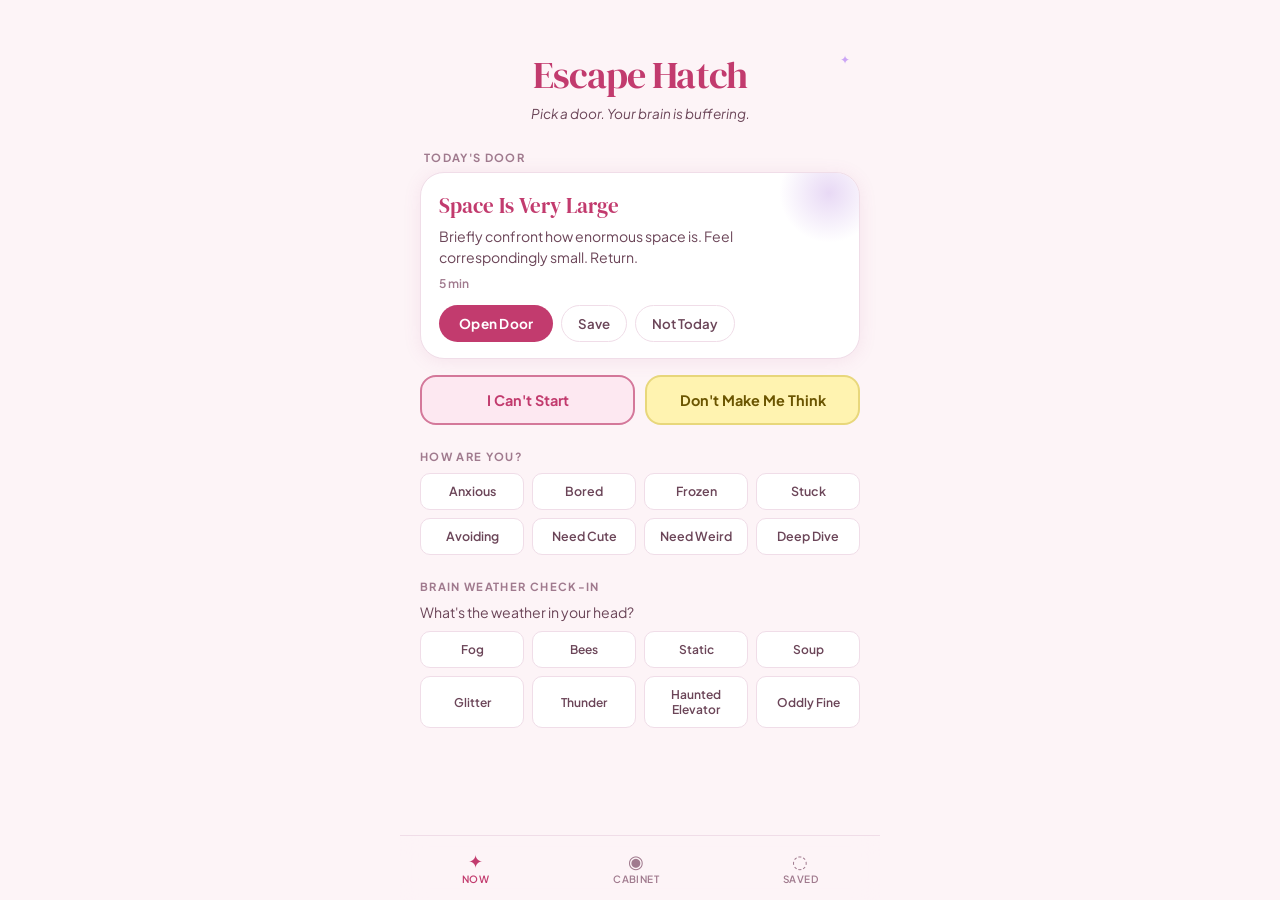
<file: index.html>
<!DOCTYPE html>
<html lang="en">
<head>
<meta charset="UTF-8"/>
<meta name="viewport" content="width=device-width,initial-scale=1.0,viewport-fit=cover"/>
<title>Escape Hatch</title>
<meta name="theme-color" content="#fdf4f7"/>
<meta name="description" content="Escape Hatch — a tiny trapdoor with standards."/>
<link rel="preconnect" href="https://fonts.googleapis.com">
<link rel="preconnect" href="https://fonts.gstatic.com" crossorigin>
<link href="https://fonts.googleapis.com/css2?family=Cormorant+Garamond:ital,wght@0,400;0,500;0,600;1,400;1,500&family=DM+Serif+Display:ital@0;1&family=Plus+Jakarta+Sans:wght@300;400;500;600;700&display=swap" rel="stylesheet">
<link rel="stylesheet" href="styles.css">
</head>
<body>

<div class="app" id="app">

  <!-- ── NOW SCREEN ── -->
  <section class="screen active" id="screen-now">
    <div class="screen-scroll">
      <div class="now-header">
        <div class="brand">Escape Hatch</div>
        <div class="brand-sub">Pick a door. Your brain is buffering.</div>
      </div>

      <!-- Daily Door -->
      <div class="daily-door-wrap">
        <div class="daily-label">Today's Door</div>
        <div class="daily-door panel" id="dailyDoor">
          <div class="daily-door-title" id="dailyDoorTitle"></div>
          <div class="daily-door-desc" id="dailyDoorDesc"></div>
          <div class="daily-door-time" id="dailyDoorTime"></div>
          <div class="daily-door-actions">
            <button class="btn-primary" id="dailyDoorOpen">Open Door</button>
            <button class="btn-ghost" id="dailyDoorSave">Save</button>
            <button class="btn-ghost" id="dailyDoorNot">Not Today</button>
          </div>
        </div>
      </div>

      <!-- Persistent buttons -->
      <div class="now-cta-row">
        <button class="btn-big-cta" id="btnCantStart">I Can't Start</button>
        <button class="btn-big-cta alt" id="btnDontThink">Don't Make Me Think</button>
      </div>

      <!-- Mood buttons -->
      <div class="mood-section">
        <div class="section-label">How are you?</div>
        <div class="mood-grid" id="moodGrid"></div>
      </div>

      <!-- Recommendation panel (hidden until mood picked) -->
      <div class="rec-panel panel hidden" id="recPanel">
        <div class="rec-action" id="recAction"></div>
        <div class="rec-card" id="recCard"></div>
        <div class="rec-buttons">
          <button class="btn-primary" id="recOpen">Open</button>
          <button class="btn-ghost" id="recSave">Save</button>
          <button class="btn-ghost" id="recAnother">Give Me Another</button>
          <button class="btn-ghost nope" id="recNope">Nope</button>
        </div>
        <button class="rec-did-thing" id="recDidThing">I Did One Tiny Thing ✦</button>
      </div>

      <!-- Brain Weather -->
      <div class="weather-section">
        <div class="section-label">Brain weather check-in</div>
        <div class="weather-prompt">What's the weather in your head?</div>
        <div class="weather-grid" id="weatherGrid"></div>
        <div class="weather-result hidden" id="weatherResult"></div>
      </div>

    </div>
  </section>

  <!-- ── CABINET SCREEN ── -->
  <section class="screen" id="screen-cabinet">
    <div class="screen-scroll">
      <div class="cabinet-header">
        <div class="brand">The Cabinet</div>
        <div class="brand-sub">A curated drawer of internet treasures.</div>
      </div>

      <!-- Category filters -->
      <div class="cat-filters" id="catFilters"></div>

      <!-- Cards grid -->
      <div class="cabinet-grid" id="cabinetGrid"></div>

    </div>
  </section>

  <!-- ── SAVED SCREEN ── -->
  <section class="screen" id="screen-saved">
    <div class="screen-scroll">
      <div class="cabinet-header">
        <div class="brand">Saved</div>
        <div class="brand-sub">Your shelf. Organized. Almost.</div>
      </div>

      <div class="shelf-tabs" id="shelfTabs"></div>
      <div class="saved-grid" id="savedGrid"></div>
      <div class="empty-state hidden" id="savedEmpty">
        <div class="empty-icon">◌</div>
        <div class="empty-text">Nothing saved yet. Bold minimalist choice.</div>
      </div>

      <!-- Charms -->
      <div class="charms-section">
        <div class="section-label">Your charms</div>
        <div class="charms-grid" id="charmsGrid"></div>
        <div class="charms-empty hidden" id="charmsEmpty">No charms yet. Complete tiny things to earn them.</div>
      </div>

    </div>
  </section>

  <!-- ── BOTTOM NAV ── -->
  <div class="bottom-nav" id="bottomNav">
    <div class="nav-bar">
      <button class="nav-btn active" data-screen="now">
        <div class="nav-icon">✦</div>
        <div class="nav-label">Now</div>
      </button>
      <button class="nav-btn" data-screen="cabinet">
        <div class="nav-icon">◉</div>
        <div class="nav-label">Cabinet</div>
      </button>
      <button class="nav-btn" data-screen="saved">
        <div class="nav-icon">◌</div>
        <div class="nav-label">Saved</div>
      </button>
    </div>
  </div>

</div><!-- /app -->

<!-- ── I CAN'T START OVERLAY ── -->
<div class="overlay hidden" id="overlayStart" role="dialog" aria-modal="true" aria-label="I Can't Start flow">
  <div class="overlay-panel">
    <button class="overlay-close" id="closeStart" aria-label="Close">✕</button>
    <div class="overlay-eyebrow">I Can't Start</div>
    <div class="cs-step-wrap" id="csStepWrap">
      <div class="cs-step-text" id="csStepText"></div>
      <div class="cs-step-buttons">
        <button class="btn-primary" id="csNext">Next</button>
        <button class="btn-ghost" id="csEasier">Make it easier</button>
        <button class="btn-ghost" id="csSkip">Skip this</button>
      </div>
    </div>
    <div class="cs-door-wrap hidden" id="csDoorWrap">
      <div class="cs-door-prompt">Pick one tiny door.</div>
      <div class="cs-door-grid" id="csDoorGrid"></div>
    </div>
    <div class="cs-end hidden" id="csEnd">
      <div class="cs-end-text">You moved. That counts. Annoying, but true.</div>
      <div class="cs-end-charm">✦</div>
      <button class="btn-primary" id="csEndClose">Close</button>
    </div>
  </div>
</div>

<!-- ── PICK FOR ME OVERLAY ── -->
<div class="overlay hidden" id="overlayPick" role="dialog" aria-modal="true" aria-label="Pick for me">
  <div class="overlay-panel">
    <button class="overlay-close" id="closePick" aria-label="Close">✕</button>
    <div class="overlay-eyebrow">Don't Make Me Think</div>

    <div class="pfm-step" id="pfmStep1">
      <div class="pfm-q">What kind of help?</div>
      <div class="pfm-options" id="pfmHelpGrid"></div>
    </div>
    <div class="pfm-step hidden" id="pfmStep2">
      <div class="pfm-q">How much energy?</div>
      <div class="pfm-options" id="pfmEnergyGrid"></div>
    </div>
    <div class="pfm-result hidden" id="pfmResult">
      <div class="pfm-result-action" id="pfmResultAction"></div>
      <div class="pfm-result-buttons">
        <button class="btn-primary" id="pfmGo">Let's go</button>
        <button class="btn-ghost" id="pfmAnother">Try another</button>
        <button class="btn-ghost" id="pfmCloseDone">Close</button>
      </div>
    </div>
  </div>
</div>

<!-- ── SAVE TO SHELF MODAL ── -->
<div class="overlay hidden" id="overlayShelf" role="dialog" aria-modal="true" aria-label="Save to shelf">
  <div class="overlay-panel sm">
    <button class="overlay-close" id="closeShelf" aria-label="Close">✕</button>
    <div class="overlay-eyebrow">Save to shelf</div>
    <div class="shelf-list" id="shelfList"></div>
    <button class="btn-primary" id="shelfSaveConfirm">Save</button>
  </div>
</div>

<!-- ── SCRIPT DETAIL MODAL ── -->
<div class="overlay hidden" id="overlayScript" role="dialog" aria-modal="true" aria-label="Tiny script">
  <div class="overlay-panel">
    <button class="overlay-close" id="closeScript" aria-label="Close">✕</button>
    <div class="overlay-eyebrow" id="scriptSituation"></div>
    <div class="script-title" id="scriptTitle"></div>
    <div class="script-label">Standard</div>
    <div class="script-text" id="scriptText"></div>
    <div class="script-label">Softer</div>
    <div class="script-text softer" id="scriptSofter"></div>
    <div class="script-label">Firmer</div>
    <div class="script-text firmer" id="scriptFirmer"></div>
    <div class="script-actions">
      <button class="btn-primary" id="scriptCopy">Copy Standard</button>
      <button class="btn-ghost" id="scriptSave">Save</button>
    </div>
  </div>
</div>

<!-- ── FIELD TRIP MODAL ── -->
<div class="overlay hidden" id="overlayTrip" role="dialog" aria-modal="true" aria-label="Field trip">
  <div class="overlay-panel">
    <button class="overlay-close" id="closeTrip" aria-label="Close">✕</button>
    <div class="overlay-eyebrow">Field Trip</div>
    <div class="trip-title" id="tripTitle"></div>
    <div class="trip-why" id="tripWhy"></div>
    <div class="trip-mission-label">Tiny mission</div>
    <div class="trip-mission" id="tripMission"></div>
    <div class="trip-meta" id="tripMeta"></div>
    <div class="trip-actions">
      <button class="btn-primary" id="tripGo">Let's go</button>
      <button class="btn-ghost" id="tripSave">Save</button>
      <button class="btn-ghost" id="tripAnother">Give me another</button>
    </div>
  </div>
</div>

<!-- ── RIDDLE MODAL ── -->
<div class="overlay hidden" id="overlayRiddle" role="dialog" aria-modal="true" aria-label="Riddle">
  <div class="overlay-panel sm">
    <button class="overlay-close" id="closeRiddle" aria-label="Close">✕</button>
    <div class="overlay-eyebrow">Riddle Room</div>
    <div class="riddle-q" id="riddleQ"></div>
    <button class="btn-ghost reveal-btn" id="riddleReveal">Tap to reveal</button>
    <div class="riddle-a hidden" id="riddleA"></div>
    <div class="riddle-actions">
      <button class="btn-primary" id="riddleAnother">Another one</button>
      <button class="btn-ghost" id="riddleClose">Done</button>
    </div>
  </div>
</div>

<!-- ── TOAST ── -->
<div class="toast hidden" id="toast"></div>

<!-- ── CHARM NOTIFICATION ── -->
<div class="charm-notif hidden" id="charmNotif">
  <div class="charm-notif-icon" id="charmNotifIcon"></div>
  <div class="charm-notif-text" id="charmNotifText"></div>
</div>

<script src="data.js"></script>
<script src="app.js"></script>
</body>
</html>
</file>
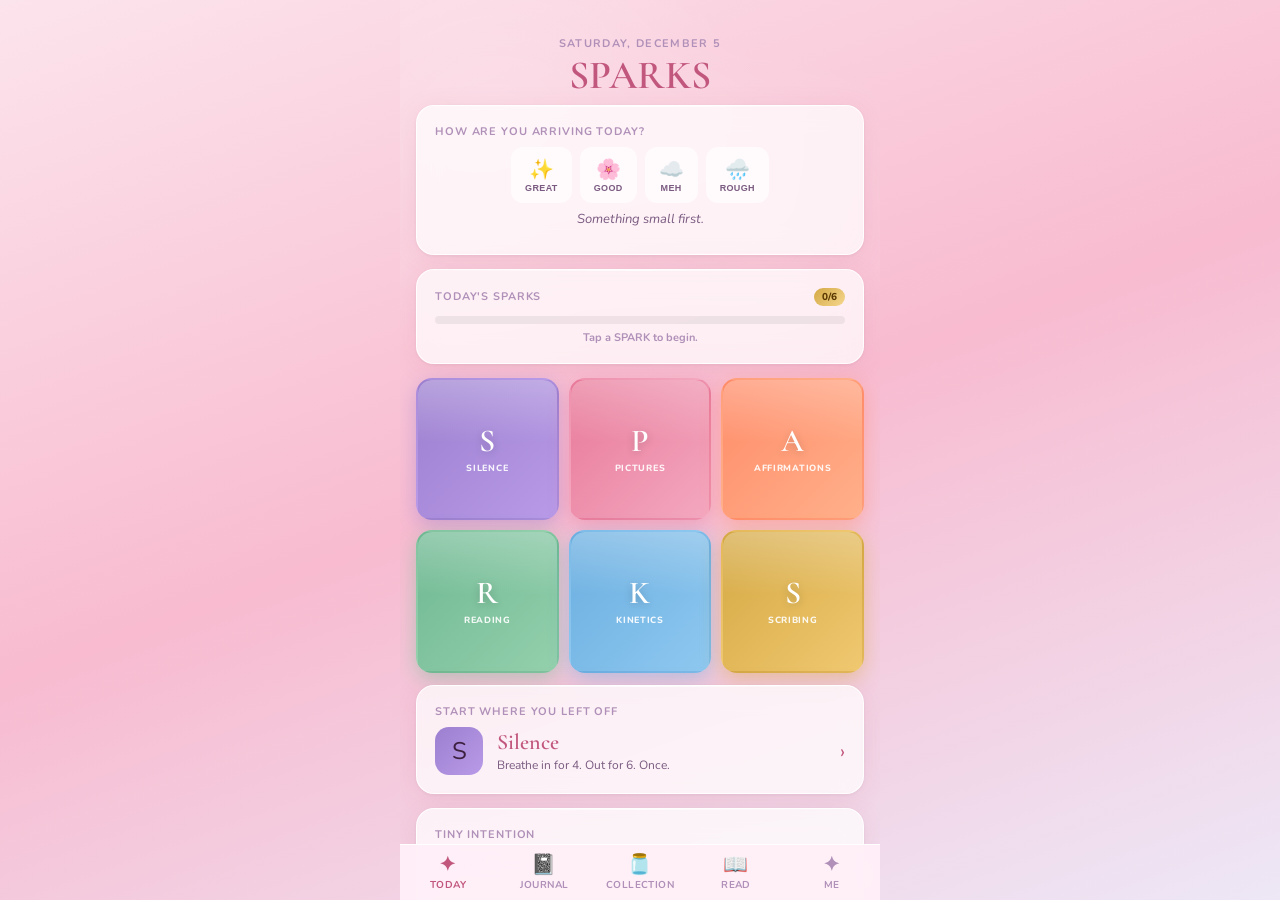
<file: sparks_real_unlockables_no_overlay.html>
<!DOCTYPE html>
<html lang="en">
<head>
  <meta charset="UTF-8">
  <meta name="viewport" content="width=device-width, initial-scale=1.0, viewport-fit=cover">
  <title>SPARKS Morning Club</title>
  <link rel="preconnect" href="https://fonts.googleapis.com">
  <link rel="preconnect" href="https://fonts.gstatic.com" crossorigin>
  <link href="https://fonts.googleapis.com/css2?family=Cormorant+Garamond:ital,wght@0,400;0,600;1,400&family=Nunito:wght@400;600;700;800&display=swap" rel="stylesheet">
  <style>
    :root {
      --bg-from: #fce4ec;
      --bg-mid:  #f8bbd0;
      --bg-to:   #ede7f6;
      --accent:  #c2577e;
      --accent2: #9c6fc0;
      --card-bg: rgba(255,255,255,0.72);
      --card-border: rgba(255,255,255,0.9);
      --card-shadow: 0 4px 24px rgba(194,87,126,.12),0 1px 4px rgba(0,0,0,.06);
      --text: #3d2040;
      --text-soft: #7a5a80;
      --text-muted: #b090b8;
      --gold: #d4a843;
      --gold-light: #f5d78e;
      --nav-bg: rgba(255,240,248,0.94);
      --radius: 18px;
      --safe-bot: env(safe-area-inset-bottom,0px);
    }
    .theme-lavender {
      --bg-from:#ede7f6; --bg-mid:#d1c4e9; --bg-to:#fce4ec;
      --accent:#8e4db0; --accent2:#c2577e;
      --text:#2d1840; --text-soft:#6a3d80; --nav-bg:rgba(237,231,246,.94);
    }
    .theme-vegas {
      --bg-from:#0a0015; --bg-mid:#0d0820; --bg-to:#15002a;
      --accent:#ff2d8a; --accent2:#b44fff;
      --card-bg:rgba(20,0,40,.75); --card-border:rgba(255,45,138,.2);
      --card-shadow:0 4px 24px rgba(255,45,138,.2),0 1px 4px rgba(0,0,0,.4);
      --text:#fce4ff; --text-soft:#d8a0f0; --text-muted:#8840a0;
      --gold:#ff9f1c; --gold-light:#ffc966; --nav-bg:rgba(10,0,25,.96);
    }

    *{box-sizing:border-box;margin:0;padding:0;-webkit-tap-highlight-color:transparent}
    html,body{height:100%;font-family:'Nunito',system-ui,sans-serif;
      background:linear-gradient(160deg,var(--bg-from) 0%,var(--bg-mid) 50%,var(--bg-to) 100%);
      color:var(--text);overflow:hidden;user-select:none}
    #app{height:100dvh;display:flex;flex-direction:column;position:relative;
      max-width:480px;margin:0 auto;overflow:hidden}

    /* World overlays */
    #app::before{content:'';position:fixed;inset:0;pointer-events:none;z-index:0;opacity:.35;
      max-width:480px;margin:0 auto}
    .world-clouds #app::before{background:radial-gradient(ellipse 80% 40% at 20% 15%,rgba(255,255,255,.7) 0%,transparent 70%),
      radial-gradient(ellipse 60% 30% at 75% 25%,rgba(255,255,255,.55) 0%,transparent 70%)}
    .world-stars #app::before{background-image:radial-gradient(circle,rgba(255,255,255,.9) 1px,transparent 1px);
      background-size:28px 28px;opacity:.25}
    .world-sunrise #app::before{background:linear-gradient(180deg,rgba(255,190,100,.4) 0%,transparent 50%)}
    .world-garden #app::before{background:radial-gradient(ellipse 50% 60% at 80% 90%,rgba(110,184,146,.4) 0%,transparent 60%),
      radial-gradient(ellipse 40% 50% at 10% 80%,rgba(110,184,146,.3) 0%,transparent 60%)}
    .world-cosmic #app::before{background:radial-gradient(ellipse 60% 40% at 50% 50%,rgba(180,79,255,.3) 0%,transparent 70%),
      radial-gradient(ellipse 30% 20% at 20% 20%,rgba(255,45,138,.2) 0%,transparent 60%)}

    .screen{flex:1;overflow-y:auto;overflow-x:hidden;
      padding:16px 16px calc(80px + var(--safe-bot));
      display:none;position:relative;z-index:1;scroll-behavior:smooth}
    .screen.active{display:block}
    .screen::-webkit-scrollbar{display:none}

    /* Nav */
    #nav{position:fixed;bottom:0;left:50%;transform:translateX(-50%);
      width:100%;max-width:480px;display:flex;
      background:var(--nav-bg);backdrop-filter:blur(20px);
      -webkit-backdrop-filter:blur(20px);
      border-top:1px solid var(--card-border);
      padding-bottom:var(--safe-bot);z-index:100}
    .nav-btn{flex:1;display:flex;flex-direction:column;align-items:center;gap:3px;
      padding:10px 4px 8px;background:none;border:none;cursor:pointer;
      color:var(--text-muted);font-family:'Nunito',sans-serif;
      font-size:10px;font-weight:700;letter-spacing:.04em;text-transform:uppercase;transition:color .2s}
    .nav-btn.active{color:var(--accent)}
    .nav-icon{font-size:20px;line-height:1}

    /* Cards */
    .card{background:var(--card-bg);border:1px solid var(--card-border);
      border-radius:var(--radius);box-shadow:var(--card-shadow);
      backdrop-filter:blur(12px);-webkit-backdrop-filter:blur(12px);
      padding:18px;margin-bottom:14px;position:relative;overflow:hidden}
    .card::before{content:'';position:absolute;top:0;left:0;right:0;height:1px;
      background:linear-gradient(90deg,transparent,rgba(255,255,255,.8),transparent)}
    .card-title{font-family:'Cormorant Garamond',serif;font-size:20px;font-weight:600;
      color:var(--accent);margin-bottom:6px}
    .card-sub{font-size:11px;font-weight:700;color:var(--text-muted);
      letter-spacing:.08em;text-transform:uppercase;margin-bottom:8px}

    /* Today */
    .today-header{text-align:center;padding:20px 0 10px}
    .today-date{font-size:11px;font-weight:700;color:var(--text-muted);
      letter-spacing:.12em;text-transform:uppercase;margin-bottom:4px}
    .today-title{font-family:'Cormorant Garamond',serif;font-size:40px;font-weight:600;
      color:var(--accent);line-height:1}
    .streak-badge{display:inline-flex;align-items:center;gap:4px;
      background:linear-gradient(135deg,var(--gold),var(--gold-light));
      color:#5a3800;font-size:11px;font-weight:800;
      padding:3px 10px;border-radius:20px;margin-top:8px}

    /* Mood */
    .mood-row{display:flex;gap:8px;justify-content:center;flex-wrap:wrap}
    .mood-btn{background:rgba(255,255,255,.6);border:2px solid transparent;
      border-radius:12px;padding:8px 12px;cursor:pointer;font-size:20px;
      transition:all .2s;display:flex;flex-direction:column;align-items:center;gap:2px}
    .mood-btn span{font-size:9px;font-weight:700;color:var(--text-soft);
      letter-spacing:.04em;text-transform:uppercase}
    .mood-btn.selected{border-color:var(--accent);background:rgba(255,255,255,.88);transform:scale(1.08)}

    .coaching-note{font-size:13px;font-style:italic;color:var(--text-soft);
      text-align:center;padding:6px 4px;line-height:1.6}

    /* Progress */
    .progress-wrap{background:rgba(0,0,0,.06);border-radius:99px;height:8px;
      overflow:hidden;margin:10px 0 6px}
    .progress-bar{height:100%;border-radius:99px;
      background:linear-gradient(90deg,var(--accent),var(--accent2));
      transition:width .5s cubic-bezier(.34,1.56,.64,1);position:relative}
    .progress-bar::after{content:'';position:absolute;inset:0;
      background:linear-gradient(90deg,transparent,rgba(255,255,255,.4),transparent);
      animation:shimmer 2s infinite}
    @keyframes shimmer{0%{transform:translateX(-100%)}100%{transform:translateX(100%)}}
    .progress-label{font-size:11px;font-weight:700;color:var(--text-muted);text-align:center}

    /* SPARKS grid */
    .sparks-grid{display:grid;grid-template-columns:repeat(3,1fr);gap:10px;margin:12px 0}
    .spark-tile{aspect-ratio:1;border-radius:16px;display:flex;flex-direction:column;
      align-items:center;justify-content:center;gap:5px;cursor:pointer;
      border:2px solid transparent;transition:all .2s;position:relative;overflow:hidden}
    .spark-tile::before{content:'';position:absolute;top:0;left:0;right:0;height:45%;
      background:linear-gradient(180deg,rgba(255,255,255,.28),transparent);
      border-radius:14px 14px 0 0;pointer-events:none}
    .spark-tile .spark-letter{font-family:'Cormorant Garamond',serif;font-size:32px;
      font-weight:600;line-height:1;color:white;text-shadow:0 2px 8px rgba(0,0,0,.2)}
    .spark-tile .spark-name{font-size:9px;font-weight:800;letter-spacing:.08em;
      text-transform:uppercase;color:rgba(255,255,255,.9)}
    .spark-tile.done{opacity:.7}
    .spark-tile.done::after{content:'✓';position:absolute;top:7px;right:9px;
      font-size:13px;color:white;font-weight:900}
    .spark-tile:active{transform:scale(.95)}

    /* Start card */
    .start-card{display:flex;align-items:center;gap:14px;cursor:pointer}
    .start-card:active{transform:scale(.98)}
    .start-icon{width:48px;height:48px;border-radius:14px;display:flex;
      align-items:center;justify-content:center;font-size:24px;flex-shrink:0}
    .start-text{flex:1}
    .start-label{font-size:11px;font-weight:700;color:var(--text-muted);
      text-transform:uppercase;letter-spacing:.08em}
    .start-name{font-family:'Cormorant Garamond',serif;font-size:22px;
      font-weight:600;color:var(--accent)}
    .start-desc{font-size:12px;color:var(--text-soft);margin-top:2px}
    .start-arrow{color:var(--accent);font-size:20px}

    /* Intention */
    .intention-input{background:transparent;border:none;outline:none;
      font-family:'Cormorant Garamond',serif;font-size:18px;font-style:italic;
      color:var(--text);width:100%;resize:none;min-height:42px;line-height:1.5}
    .intention-input::placeholder{color:var(--text-muted)}

    /* Bad Day toggle */
    .bad-day-toggle{display:flex;align-items:center;justify-content:space-between;padding:12px 0}
    .bad-day-label{font-size:13px;font-weight:700;color:var(--text-soft)}
    .bad-day-sublabel{font-size:11px;color:var(--text-muted);margin-top:1px}
    .toggle-switch{width:44px;height:26px;border-radius:13px;background:rgba(0,0,0,.1);
      position:relative;cursor:pointer;transition:background .3s;border:none;flex-shrink:0}
    .toggle-switch.on{background:var(--accent)}
    .toggle-knob{position:absolute;top:3px;left:3px;width:20px;height:20px;
      border-radius:50%;background:white;box-shadow:0 1px 4px rgba(0,0,0,.2);
      transition:transform .3s cubic-bezier(.34,1.56,.64,1)}
    .toggle-switch.on .toggle-knob{transform:translateX(18px)}

    /* Mini sparks (bad day mode) */
    .mini-sparks{display:none;grid-template-columns:repeat(2,1fr);gap:10px;margin:12px 0}
    .bad-day-mode .sparks-grid{display:none}
    .bad-day-mode .mini-sparks{display:grid}
    .mini-spark{padding:16px 12px;border-radius:14px;text-align:center;cursor:pointer;
      color:white;transition:all .2s;position:relative;overflow:hidden}
    .mini-spark::before{content:'';position:absolute;top:0;left:0;right:0;height:40%;
      background:linear-gradient(180deg,rgba(255,255,255,.25),transparent);pointer-events:none}
    .mini-spark:active{transform:scale(.95)}
    .mini-letter{font-family:'Cormorant Garamond',serif;font-size:24px;font-weight:600;line-height:1}
    .mini-action{font-size:11px;margin-top:4px;opacity:.85;font-style:italic;line-height:1.3}
    .mini-spark.done{opacity:.65}
    .mini-spark.done::after{content:'✓';position:absolute;top:6px;right:8px;font-size:12px;font-weight:900}

    /* SPARK modal */
    #spark-modal{position:fixed;inset:0;z-index:200;display:flex;flex-direction:column;
      align-items:center;justify-content:flex-end;
      background:rgba(0,0,0,0);pointer-events:none;transition:background .3s}
    #spark-modal.open{background:rgba(0,0,0,.5);pointer-events:all}
    .spark-sheet{width:100%;max-width:480px;
      background:linear-gradient(160deg,var(--bg-from),var(--bg-to));
      border-radius:28px 28px 0 0;padding:28px 20px calc(40px + var(--safe-bot));
      transform:translateY(110%);transition:transform .4s cubic-bezier(.34,1.2,.64,1);
      max-height:90dvh;overflow-y:auto}
    #spark-modal.open .spark-sheet{transform:translateY(0)}
    .spark-sheet::-webkit-scrollbar{display:none}
    .sheet-handle{width:40px;height:4px;background:rgba(0,0,0,.15);
      border-radius:2px;margin:0 auto 22px}
    .spark-header{display:flex;align-items:center;gap:16px;margin-bottom:20px}
    .spark-big-icon{width:64px;height:64px;border-radius:18px;display:flex;
      align-items:center;justify-content:center;flex-shrink:0;position:relative;overflow:hidden}
    .spark-big-icon::before{content:'';position:absolute;top:0;left:0;right:0;height:45%;
      background:linear-gradient(180deg,rgba(255,255,255,.3),transparent);pointer-events:none}
    .spark-big-letter{font-family:'Cormorant Garamond',serif;font-size:36px;
      font-weight:600;color:white;position:relative;z-index:1}
    .spark-info h2{font-family:'Cormorant Garamond',serif;font-size:28px;
      font-weight:600;color:var(--accent)}
    .spark-info p{font-size:11px;color:var(--text-muted);font-weight:700;
      text-transform:uppercase;letter-spacing:.08em;margin-top:2px}
    .close-sheet{position:absolute;top:20px;right:20px;background:rgba(0,0,0,.08);
      border:none;width:32px;height:32px;border-radius:50%;
      display:flex;align-items:center;justify-content:center;
      cursor:pointer;font-size:16px;color:var(--text-soft)}

    .idea-card{background:var(--card-bg);border:1px solid var(--card-border);
      border-radius:16px;padding:16px 18px;margin-bottom:14px}
    .idea-text{font-family:'Cormorant Garamond',serif;font-size:22px;
      font-style:italic;color:var(--text);line-height:1.4;margin-bottom:12px}
    .idea-actions{display:flex;gap:8px}
    .btn-ghost{background:transparent;border:1.5px solid var(--accent);color:var(--accent);
      border-radius:99px;padding:6px 14px;font-family:'Nunito',sans-serif;
      font-size:12px;font-weight:700;cursor:pointer;transition:all .2s}
    .btn-ghost:active{transform:scale(.96)}

    .custom-label{font-size:11px;font-weight:700;color:var(--text-muted);
      text-transform:uppercase;letter-spacing:.08em;margin-bottom:6px}
    .custom-input{width:100%;background:var(--card-bg);border:1.5px solid rgba(0,0,0,.08);
      border-radius:12px;padding:12px 14px;font-family:'Nunito',sans-serif;
      font-size:14px;color:var(--text);outline:none;transition:border-color .2s;margin-bottom:16px}
    .custom-input:focus{border-color:var(--accent)}
    .custom-input::placeholder{color:var(--text-muted)}

    .btn-complete{width:100%;padding:16px;border-radius:16px;border:none;
      background:linear-gradient(135deg,var(--accent),var(--accent2));
      color:white;font-family:'Nunito',sans-serif;font-size:16px;font-weight:800;
      cursor:pointer;transition:all .2s;letter-spacing:.02em;
      box-shadow:0 4px 20px rgba(0,0,0,.2)}
    .btn-complete:active{transform:scale(.97)}
    .btn-complete.done-state{background:linear-gradient(135deg,#81c784,#4caf50)}

    /* Reading */
    .book-cards{display:flex;flex-direction:column;gap:12px}
    .book-card{display:flex;gap:14px;align-items:center;cursor:pointer;
      transition:transform .15s;padding:4px 0}
    .book-card:active{transform:scale(.98)}
    .book-cover{width:50px;height:68px;border-radius:6px;flex-shrink:0;
      display:flex;align-items:center;justify-content:center;font-size:24px;
      box-shadow:2px 3px 10px rgba(0,0,0,.12)}
    .book-meta{flex:1}
    .book-title{font-family:'Cormorant Garamond',serif;font-size:17px;
      font-weight:600;color:var(--text)}
    .book-author{font-size:12px;color:var(--text-muted);font-weight:600}
    .book-desc{font-size:12px;color:var(--text-soft);margin-top:3px;line-height:1.4}

    /* Book drawer */
    #book-drawer{position:fixed;inset:0;z-index:200;display:flex;
      flex-direction:column;align-items:center;justify-content:flex-end;
      background:rgba(0,0,0,0);pointer-events:none;transition:background .3s}
    #book-drawer.open{background:rgba(0,0,0,.5);pointer-events:all}
    .book-sheet{width:100%;max-width:480px;
      background:linear-gradient(160deg,var(--bg-from),var(--bg-to));
      border-radius:28px 28px 0 0;padding:28px 20px calc(40px + var(--safe-bot));
      transform:translateY(110%);transition:transform .4s cubic-bezier(.34,1.2,.64,1);
      max-height:82dvh;overflow-y:auto}
    #book-drawer.open .book-sheet{transform:translateY(0)}
    .book-sheet::-webkit-scrollbar{display:none}
    .quote-input{width:100%;background:var(--card-bg);border:1.5px solid rgba(0,0,0,.08);
      border-radius:12px;padding:12px 14px;font-family:'Cormorant Garamond',serif;
      font-size:16px;font-style:italic;color:var(--text);outline:none;
      resize:none;min-height:76px;transition:border-color .2s;margin-bottom:12px}
    .quote-input:focus{border-color:var(--accent)}
    .quote-input::placeholder{color:var(--text-muted)}

    .btn-primary{display:inline-flex;align-items:center;gap:6px;padding:11px 20px;
      border-radius:12px;border:none;background:linear-gradient(135deg,var(--accent),var(--accent2));
      color:white;font-family:'Nunito',sans-serif;font-size:13px;font-weight:800;
      cursor:pointer;transition:all .2s;box-shadow:0 3px 12px rgba(0,0,0,.18)}
    .btn-primary:active{transform:scale(.96)}
    .btn-outline{display:inline-flex;align-items:center;gap:6px;padding:11px 20px;
      border-radius:12px;border:1.5px solid var(--accent);color:var(--accent);background:transparent;
      font-family:'Nunito',sans-serif;font-size:13px;font-weight:800;
      cursor:pointer;transition:all .2s}
    .btn-outline:active{transform:scale(.96)}

    /* Journal */
    .journal-textarea{width:100%;min-height:200px;background:transparent;
      border:none;outline:none;font-family:'Cormorant Garamond',serif;
      font-size:18px;color:var(--text);resize:none;line-height:1.7}
    .journal-textarea::placeholder{color:var(--text-muted);font-style:italic}
    .quote-item{padding:12px 0;border-bottom:1px solid rgba(0,0,0,.06)}
    .quote-text{font-family:'Cormorant Garamond',serif;font-size:17px;
      font-style:italic;color:var(--text);line-height:1.5}
    .quote-source{font-size:11px;color:var(--text-muted);font-weight:700;margin-top:3px}

    /* Collection */
    .charm-grid{display:grid;grid-template-columns:repeat(3,1fr);gap:14px;padding:8px 0}
    .charm-item{display:flex;flex-direction:column;align-items:center;gap:5px;
      opacity:.2;transition:opacity .5s,transform .3s}
    .charm-item.unlocked{opacity:1}
    .charm-item.just-unlocked{animation:charmPop .5s cubic-bezier(.34,1.56,.64,1)}
    @keyframes charmPop{0%{transform:scale(0)}60%{transform:scale(1.15)}100%{transform:scale(1)}}
    .charm-name{font-size:9px;font-weight:700;color:var(--text-soft);
      text-align:center;letter-spacing:.06em;text-transform:uppercase}
    .charm-count{font-size:12px;font-weight:800;color:var(--accent)}

    .milestone-item{display:flex;align-items:center;gap:14px;padding:14px 0;
      border-bottom:1px solid rgba(0,0,0,.05);opacity:.3;transition:opacity .4s}
    .milestone-item.unlocked{opacity:1}
    .milestone-icon{font-size:32px;flex-shrink:0}
    .milestone-info{flex:1}
    .milestone-name{font-weight:700;font-size:14px;color:var(--text)}
    .milestone-req{font-size:11px;color:var(--text-muted)}

    .secret-item{display:flex;align-items:center;gap:14px;padding:12px 0;
      border-bottom:1px solid rgba(0,0,0,.05)}
    .secret-icon{font-size:28px;flex-shrink:0;opacity:.25;transition:opacity .4s}
    .secret-item.found .secret-icon{opacity:1}
    .secret-info{flex:1}
    .secret-name{font-size:13px;font-weight:700;color:var(--text-soft)}
    .secret-desc{font-size:11px;color:var(--text-muted);margin-top:2px}
    .secret-hint{font-size:11px;color:var(--text-muted);font-style:italic}

    /* Stats */
    .stats-grid{display:grid;grid-template-columns:repeat(3,1fr);gap:10px}
    .stat-box{background:var(--card-bg);border:1px solid var(--card-border);
      border-radius:14px;padding:14px 10px;text-align:center}
    .stat-number{font-family:'Cormorant Garamond',serif;font-size:30px;
      font-weight:600;color:var(--accent);line-height:1}
    .stat-label{font-size:10px;font-weight:700;color:var(--text-muted);
      text-transform:uppercase;letter-spacing:.06em;margin-top:3px}

    /* Archive */
    .archive-item{display:flex;align-items:center;gap:12px;padding:11px 0;
      border-bottom:1px solid rgba(0,0,0,.05)}
    .archive-date{font-size:11px;font-weight:700;color:var(--text-muted);min-width:72px}
    .archive-sparks{display:flex;gap:4px;flex-wrap:wrap}
    .archive-dot{width:10px;height:10px;border-radius:50%;opacity:.3}
    .archive-dot.done{opacity:1}
    .archive-mood{font-size:14px;margin-left:auto}

    /* Weekly scrapbook */
    .scrap-week{display:grid;grid-template-columns:repeat(7,1fr);gap:6px}
    .scrap-day{display:flex;flex-direction:column;align-items:center;gap:3px}
    .scrap-day-label{font-size:8px;font-weight:700;color:var(--text-muted);text-transform:uppercase}
    .scrap-dots{display:flex;flex-direction:column;gap:2px}
    .scrap-dot{width:8px;height:8px;border-radius:50%;opacity:.15}
    .scrap-dot.done{opacity:1}

    /* Me page */
    .theme-options{display:grid;grid-template-columns:repeat(3,1fr);gap:10px}
    .theme-option{border-radius:14px;padding:16px 10px;text-align:center;
      cursor:pointer;border:2px solid transparent;transition:all .2s;position:relative}
    .theme-option.selected{border-color:var(--accent);box-shadow:0 0 0 3px rgba(194,87,126,.2)}
    .theme-option.locked{opacity:.4;cursor:default}
    .theme-swatch{width:40px;height:40px;border-radius:50%;margin:0 auto 8px;
      border:2px solid rgba(255,255,255,.6);box-shadow:0 2px 8px rgba(0,0,0,.12)}
    .theme-name{font-size:11px;font-weight:700;color:var(--text-soft);
      text-transform:uppercase;letter-spacing:.06em}
    .lock-overlay{position:absolute;top:6px;right:8px;font-size:10px;opacity:.6}

    .world-options{display:grid;grid-template-columns:repeat(2,1fr);gap:10px}
    .world-option{border-radius:14px;padding:18px 14px;cursor:pointer;
      border:2px solid transparent;transition:all .2s;text-align:center;
      background:var(--card-bg);border-color:var(--card-border)}
    .world-option.selected{border-color:var(--accent)}
    .world-option:active{transform:scale(.97)}
    .world-emoji{font-size:26px;display:block;margin-bottom:5px}
    .world-name{font-size:12px;font-weight:700;color:var(--text-soft)}

    /* Toast */
    #toast-container{position:fixed;top:20px;left:50%;transform:translateX(-50%);
      z-index:1000;display:flex;flex-direction:column;gap:8px;
      width:90%;max-width:380px;pointer-events:none;align-items:center}
    .toast{background:rgba(30,10,50,.92);backdrop-filter:blur(12px);
      color:white;padding:11px 18px;border-radius:14px;font-size:13px;font-weight:600;
      animation:toastIn .3s ease,toastOut .3s ease 2.7s forwards;
      border:1px solid rgba(255,255,255,.12);text-align:center;max-width:340px}
    @keyframes toastIn{from{opacity:0;transform:translateY(-10px) scale(.95)}to{opacity:1;transform:none}}
    @keyframes toastOut{from{opacity:1;transform:none}to{opacity:0;transform:translateY(-10px) scale(.95)}}

    /* Unlock modal */
    #unlock-modal{position:fixed;inset:0;z-index:300;display:flex;align-items:center;
      justify-content:center;background:rgba(0,0,0,0);pointer-events:none;transition:background .3s}
    #unlock-modal.open{background:rgba(0,0,0,.72);pointer-events:all}
    .unlock-card{background:linear-gradient(160deg,var(--bg-from),var(--bg-to));
      border-radius:28px;padding:40px 28px;text-align:center;max-width:320px;width:90%;
      border:1px solid var(--card-border);box-shadow:0 20px 60px rgba(0,0,0,.3);
      transform:scale(.8);opacity:0;transition:all .4s cubic-bezier(.34,1.56,.64,1)}
    #unlock-modal.open .unlock-card{transform:scale(1);opacity:1}
    .unlock-charm{margin:0 auto 16px;width:88px;height:88px;
      display:flex;align-items:center;justify-content:center}
    .unlock-category{font-family:'Cormorant Garamond',serif;font-size:11px;font-weight:600;
      letter-spacing:.18em;text-transform:uppercase;color:var(--gold);margin-bottom:6px}
    .unlock-name{font-family:'Cormorant Garamond',serif;font-size:28px;
      font-weight:600;color:var(--accent);margin-bottom:6px}
    .unlock-desc{font-size:13px;color:var(--text-soft);margin-bottom:24px;line-height:1.5}
    .btn-close-unlock{background:linear-gradient(135deg,var(--accent),var(--accent2));
      color:white;border:none;border-radius:12px;padding:13px 36px;
      font-family:'Nunito',sans-serif;font-size:14px;font-weight:800;cursor:pointer}

    /* Confetti */
    .confetti-piece{position:fixed;width:7px;height:7px;pointer-events:none;z-index:400;
      animation:confettiFall 2.2s ease-in forwards}
    @keyframes confettiFall{
      0%{transform:translateY(-20px) rotate(0deg);opacity:1}
      100%{transform:translateY(105vh) rotate(720deg);opacity:0}}

    /* Section headings */
    .section-header{display:flex;align-items:baseline;gap:8px;margin-bottom:14px;margin-top:4px}
    .section-title{font-family:'Cormorant Garamond',serif;font-size:22px;
      font-weight:600;color:var(--accent)}
    .section-count{font-size:11px;font-weight:700;color:var(--text-muted);letter-spacing:.06em}
    .screen-title{font-family:'Cormorant Garamond',serif;font-size:32px;
      font-weight:600;color:var(--accent);margin-bottom:4px}
    .screen-sub{font-size:12px;font-weight:600;color:var(--text-muted);
      letter-spacing:.06em;text-transform:uppercase;margin-bottom:20px}
    .divider{height:1px;background:linear-gradient(90deg,transparent,rgba(0,0,0,.08),transparent);margin:16px 0}

    .badge{display:inline-flex;align-items:center;gap:3px;
      background:linear-gradient(135deg,var(--gold),var(--gold-light));
      color:#5a3800;font-size:10px;font-weight:800;
      padding:2px 8px;border-radius:20px}

    /* Read session timer */
    .timer-display{font-family:'Cormorant Garamond',serif;font-size:48px;
      font-weight:400;color:var(--accent);text-align:center;letter-spacing:.06em;margin:10px 0}
    .timer-label{font-size:11px;font-weight:700;color:var(--text-muted);
      text-align:center;text-transform:uppercase;letter-spacing:.1em}

    /* Empty states */
    .empty-state{text-align:center;padding:32px 20px;color:var(--text-muted);
      font-size:13px;font-style:italic;line-height:1.6}

    /* Divider */
    hr.soft{border:none;border-top:1px solid rgba(0,0,0,.06);margin:14px 0}
  </style>
</head>
<body>
<div id="app">
  <div id="toast-container"></div>

  <div class="screen active" id="screen-today"></div>
  <div class="screen" id="screen-journal"></div>
  <div class="screen" id="screen-collection"></div>
  <div class="screen" id="screen-read"></div>
  <div class="screen" id="screen-me"></div>

  <nav id="nav">
    <button class="nav-btn active" data-screen="today">
      <span class="nav-icon">✦</span>Today
    </button>
    <button class="nav-btn" data-screen="journal">
      <span class="nav-icon">📓</span>Journal
    </button>
    <button class="nav-btn" data-screen="collection">
      <span class="nav-icon">🫙</span>Collection
    </button>
    <button class="nav-btn" data-screen="read">
      <span class="nav-icon">📖</span>Read
    </button>
    <button class="nav-btn" data-screen="me">
      <span class="nav-icon">✦</span>Me
    </button>
  </nav>

  <div id="spark-modal">
    <div class="spark-sheet" id="spark-sheet-content"></div>
  </div>

  <div id="book-drawer">
    <div class="book-sheet" id="book-sheet-content"></div>
  </div>

  <div id="unlock-modal">
    <div class="unlock-card" id="unlock-card-content"></div>
  </div>
</div>

<script>
// ── DATA ────────────────────────────────────────────────────────────────────

const SPARKS_DATA = [
  {
    id:'silence', letter:'S', name:'Silence',
    gradient:'linear-gradient(135deg,#9c7fcf,#b89ae8)',
    shadow:'rgba(156,127,207,.45)',
    charm:{id:'moon-compact', name:'Moon Compact', desc:'Tiny ritual object acquired.'},
    ideas:[
      "Sit quietly for 3 minutes. No phone.",
      "Listen for the quietest sound in the room.",
      "Put your phone face down. Just breathe.",
      "Do absolutely nothing for two minutes.",
      "Watch light move somewhere in your space.",
      "Sit with your coffee before you open anything."
    ],
    badDayIdea:"Breathe in for 4. Out for 6. Once."
  },
  {
    id:'pictures', letter:'P', name:'Pictures',
    gradient:'linear-gradient(135deg,#e8799a,#f4a8c0)',
    shadow:'rgba(232,121,154,.45)',
    charm:{id:'vision-card', name:'Vision Card', desc:'A small window into something.'},
    ideas:[
      "Take one photo of something beautiful near you.",
      "Screenshot something that made you feel something.",
      "Find a color you haven't noticed before today.",
      "Document your morning light.",
      "Photograph something ordinary that deserves credit.",
      "Look at one image that makes you feel something real."
    ],
    badDayIdea:"Take one photo. Anything counts."
  },
  {
    id:'affirmations', letter:'A', name:'Affirmations',
    gradient:'linear-gradient(135deg,#ff8c69,#ffb08a)',
    shadow:'rgba(255,140,105,.45)',
    charm:{id:'candy-heart', name:'Candy Heart', desc:'A small sweet something.'},
    ideas:[
      "Say one nice thing about yourself out loud.",
      "Write 'I can handle today.' Believe 40% of it.",
      "Name one thing you did well yesterday.",
      "Pick one word to carry today.",
      "Write down something you actually like about yourself.",
      "Read something kind back to yourself."
    ],
    badDayIdea:"Say: 'I showed up.' That's the whole thing."
  },
  {
    id:'reading', letter:'R', name:'Reading',
    gradient:'linear-gradient(135deg,#6eb892,#94d0ac)',
    shadow:'rgba(110,184,146,.45)',
    charm:{id:'folded-book', name:'Folded Book', desc:'One page at a time.'},
    ideas:[
      "Read for 5 minutes. Anything counts.",
      "Read one page of something physical.",
      "Find one sentence that means something.",
      "Open to a random page and read that.",
      "Read something you've been avoiding.",
      "Read something you've read before."
    ],
    badDayIdea:"Read 3 sentences. That's a win."
  },
  {
    id:'kinetics', letter:'K', name:'Kinetics',
    gradient:'linear-gradient(135deg,#6aaee0,#8ec8f0)',
    shadow:'rgba(106,174,224,.45)',
    charm:{id:'ribbon-move', name:'Ribbon Move', desc:'You moved your body. The app noticed.'},
    ideas:[
      "Stretch your arms above your head. That counts.",
      "Walk to the end of the block and back.",
      "Dance to one full song.",
      "Do 10 jumping jacks in your pajamas.",
      "Go outside and stand in it for 2 minutes.",
      "Roll your shoulders back 10 times."
    ],
    badDayIdea:"Stand up. Walk to a different room. Return."
  },
  {
    id:'scribing', letter:'S', name:'Scribing',
    gradient:'linear-gradient(135deg,#d4a843,#f0c870)',
    shadow:'rgba(212,168,67,.45)',
    charm:{id:'glitter-pen', name:'Glitter Pen', desc:'The pen was moved. Progress confirmed.'},
    ideas:[
      "Write 3 sentences about how you actually feel.",
      "List 5 things you noticed yesterday.",
      "Write down one worry. Then close the notebook.",
      "Morning pages: 1 page, anything.",
      "Write a small gratitude. One thing only.",
      "What do you want to remember about today?"
    ],
    badDayIdea:"Write one word. Any word at all."
  }
];

const BOOKS = [
  {id:'artists-way', title:"The Artist's Way", author:"Julia Cameron",
    bg:'linear-gradient(135deg,#fce4ec,#f8bbd0)', emoji:'🌸',
    desc:"Morning pages and creative recovery. The original.",
    quote:"Leap, and the net will appear."},
  {id:'big-magic', title:"Big Magic", author:"Elizabeth Gilbert",
    bg:'linear-gradient(135deg,#e3f2fd,#bbdefb)', emoji:'✨',
    desc:"On living creatively without fear. Warm and specific.",
    quote:"You are allowed to be both a masterpiece and a work in progress."},
  {id:'steal-like-artist', title:"Steal Like an Artist", author:"Austin Kleon",
    bg:'linear-gradient(135deg,#f5f5f5,#e0e0e0)', emoji:'✂️',
    desc:"10 things nobody told you about being creative.",
    quote:"The work you do while you procrastinate is probably the work you should be doing forever."},
  {id:'atomic-habits', title:"Atomic Habits", author:"James Clear",
    bg:'linear-gradient(135deg,#e8f5e9,#c8e6c9)', emoji:'⚙️',
    desc:"Tiny changes, remarkable results. Systems over goals.",
    quote:"You do not rise to the level of your goals. You fall to the level of your systems."},
  {id:'untamed', title:"Untamed", author:"Glennon Doyle",
    bg:'linear-gradient(135deg,#f3e5f5,#e1bee7)', emoji:'🦁',
    desc:"On knowing yourself and not apologizing for it.",
    quote:"First the pain, then the rising."}
];

const MOODS = [
  {id:'great', emoji:'✨', label:'Great'},
  {id:'good',  emoji:'🌸', label:'Good'},
  {id:'meh',   emoji:'☁️', label:'Meh'},
  {id:'rough', emoji:'🌧️', label:'Rough'}
];

const THEMES = [
  {id:'blush',    name:'Blush',    swatch:'linear-gradient(135deg,#f8bbd0,#e1bee7)', locked:false},
  {id:'lavender', name:'Lavender', swatch:'linear-gradient(135deg,#ce93d8,#b39ddb)', locked:true, req:12},
  {id:'vegas',    name:'Vegas',    swatch:'linear-gradient(135deg,#ff2d8a,#b44fff)', locked:true, req:25}
];

const WORLDS = [
  {id:'clouds',  name:'Cloud Morning', emoji:'☁️'},
  {id:'stars',   name:'Starry Night',  emoji:'✨'},
  {id:'sunrise', name:'Sunrise',       emoji:'🌅'},
  {id:'garden',  name:'Garden Rain',   emoji:'🌿'},
  {id:'cosmic',  name:'Cosmic Drift',  emoji:'🌌'}
];

const MILESTONES = [
  {id:'glow-star',       name:'Glow Star',       emoji:'⭐', req:6,  desc:'Six charms collected.',             unlocksTheme:null},
  {id:'rainy-coffee',    name:'Rainy Coffee',     emoji:'☕', req:12, desc:'12 charms. And a new theme.',       unlocksTheme:'lavender'},
  {id:'neon-dice',       name:'Neon Dice',        emoji:'🎲', req:25, desc:'25 charms. Vegas is open.',         unlocksTheme:'vegas'},
  {id:'cosmic-cassette', name:'Cosmic Cassette',  emoji:'📼', req:50, desc:'50 charms. The collector arrived.', unlocksTheme:null}
];

const SECRETS = [
  {id:'three-brain-cells', name:'3 Brain Cells Badge', emoji:'🧠', desc:'You activated Bad Day Mode.',   trigger:'badDay', hint:'Activate Bad Day Mode.'},
  {id:'week-artifact',     name:'Week Artifact',       emoji:'📜', desc:'You archived a completed day.', trigger:'archive', hint:'Complete all 6 in one day.'},
  {id:'secret-sparkle',    name:'Secret Sparkle',      emoji:'🫧', desc:'You found it.',                 trigger:'tabs', hint:'Keep tapping around.'}
];

const COACHING = {
  none:   ["Still loading. No judgment.", "Something small first.", "Six tiny things. That's the whole game.", "You're not behind. It's morning."],
  partial:["Look at that. You started.", "Momentum detected.", "Already moving. The rest costs less now.", "You're doing it. Which is the thing."],
  almost: ["One more. You know what it is.", "So close you can taste the charm.", "Almost complete. Do you want to be almost or done?"],
  done:   ["All six. This is what a full day looks like.", "Complete. The collection noticed.", "Done. The app has become slightly more dramatic."],
  bad:    ["Bad Day Mode on. Everything got smaller.", "Small mode. One thing at a time.", "You showed up. That's enough.", "The bar is low. That's the whole point."]
};

// ── SVG CHARMS ──────────────────────────────────────────────────────────────

function charmSVG(id, size=56) {
  const s = size;
  const map = {
    'moon-compact': `<svg width="${s}" height="${s}" viewBox="0 0 56 56" fill="none">
      <defs>
        <radialGradient id="mc1_${s}" cx="40%" cy="30%" r="65%">
          <stop offset="0%" stop-color="#e0d0f8"/><stop offset="100%" stop-color="#9c7fcf"/>
        </radialGradient>
        <radialGradient id="mc2_${s}" cx="50%" cy="20%" r="70%">
          <stop offset="0%" stop-color="#ede0ff"/><stop offset="100%" stop-color="#b89ae8"/>
        </radialGradient>
      </defs>
      <circle cx="28" cy="28" r="24" fill="url(#mc1_${s})"/>
      <path d="M4 28 A24 24 0 0 1 52 28 Z" fill="url(#mc2_${s})"/>
      <line x1="4" y1="28" x2="52" y2="28" stroke="rgba(255,255,255,.4)" stroke-width="1.5"/>
      <path d="M19 18 Q23 10 31 12 Q25 12 23 18 Q21 25 28 28 Q19 26 19 18Z" fill="rgba(255,220,100,.9)"/>
      <circle cx="28" cy="38" r="9" fill="rgba(255,255,255,.12)" stroke="rgba(255,255,255,.28)" stroke-width="1"/>
      <ellipse cx="22" cy="20" rx="5" ry="2.5" fill="rgba(255,255,255,.32)" transform="rotate(-30 22 20)"/>
      <circle cx="28" cy="28" r="2.5" fill="rgba(255,255,255,.55)"/>
    </svg>`,

    'vision-card': `<svg width="${s}" height="${s}" viewBox="0 0 56 56" fill="none">
      <defs>
        <linearGradient id="vc1_${s}" x1="0%" y1="0%" x2="100%" y2="100%">
          <stop offset="0%" stop-color="#f9d0de"/><stop offset="100%" stop-color="#e8799a"/>
        </linearGradient>
      </defs>
      <rect x="7" y="5" width="42" height="46" rx="4" fill="white" stroke="rgba(0,0,0,.07)" stroke-width="1"/>
      <rect x="11" y="9" width="34" height="28" rx="2" fill="url(#vc1_${s})"/>
      <line x1="11" y1="17" x2="45" y2="17" stroke="rgba(255,80,80,.4)" stroke-width="2"/>
      <line x1="11" y1="22" x2="45" y2="22" stroke="rgba(255,180,50,.4)" stroke-width="2"/>
      <line x1="11" y1="27" x2="45" y2="27" stroke="rgba(80,200,100,.4)" stroke-width="2"/>
      <line x1="11" y1="32" x2="45" y2="32" stroke="rgba(80,150,255,.4)" stroke-width="2"/>
      <rect x="11" y="9" width="34" height="10" rx="2" fill="rgba(255,255,255,.3)"/>
      <rect x="15" y="41" width="26" height="4" rx="2" fill="rgba(0,0,0,.07)"/>
    </svg>`,

    'candy-heart': `<svg width="${s}" height="${s}" viewBox="0 0 56 56" fill="none">
      <defs>
        <linearGradient id="ch1_${s}" x1="0%" y1="0%" x2="100%" y2="100%">
          <stop offset="0%" stop-color="#ff8fab"/><stop offset="100%" stop-color="#ff4f7b"/>
        </linearGradient>
      </defs>
      <path d="M28 46C28 46 5 33 5 19 C5 12 11 7 19 9 C22.5 10 26 13 28 17 C30 13 33.5 10 37 9 C45 7 51 12 51 19 C51 33 28 46 28 46Z" fill="url(#ch1_${s})"/>
      <path d="M13 16 Q19 11 25 14 Q20 9 16 12Z" fill="rgba(255,255,255,.38)"/>
      <text x="28" y="31" text-anchor="middle" font-size="10" font-weight="800" fill="rgba(255,255,255,.92)" font-family="sans-serif">XO</text>
    </svg>`,

    'folded-book': `<svg width="${s}" height="${s}" viewBox="0 0 56 56" fill="none">
      <defs>
        <linearGradient id="fb1_${s}" x1="0%" y1="0%" x2="100%" y2="100%">
          <stop offset="0%" stop-color="#94d0ac"/><stop offset="100%" stop-color="#5d9e7a"/>
        </linearGradient>
        <linearGradient id="fb2_${s}" x1="0%" y1="0%" x2="100%" y2="100%">
          <stop offset="0%" stop-color="#f5f0e8"/><stop offset="100%" stop-color="#e8dfc8"/>
        </linearGradient>
      </defs>
      <path d="M8 10 L28 8 L28 48 L8 46Z" fill="url(#fb2_${s})"/>
      <path d="M28 8 L48 10 L48 46 L28 48Z" fill="url(#fb1_${s})"/>
      <rect x="26" y="8" width="4" height="40" fill="#d4a843"/>
      <line x1="12" y1="18" x2="24" y2="17" stroke="rgba(0,0,0,.12)" stroke-width="1"/>
      <line x1="12" y1="24" x2="24" y2="23" stroke="rgba(0,0,0,.12)" stroke-width="1"/>
      <line x1="12" y1="30" x2="24" y2="29" stroke="rgba(0,0,0,.12)" stroke-width="1"/>
      <line x1="32" y1="17" x2="44" y2="18" stroke="rgba(255,255,255,.55)" stroke-width="1"/>
      <line x1="32" y1="23" x2="44" y2="24" stroke="rgba(255,255,255,.55)" stroke-width="1"/>
      <line x1="32" y1="29" x2="44" y2="30" stroke="rgba(255,255,255,.55)" stroke-width="1"/>
      <rect x="26" y="8" width="2" height="40" fill="rgba(255,255,255,.3)"/>
    </svg>`,

    'ribbon-move': `<svg width="${s}" height="${s}" viewBox="0 0 56 56" fill="none">
      <defs>
        <linearGradient id="rm1_${s}" x1="0%" y1="0%" x2="100%" y2="100%">
          <stop offset="0%" stop-color="#6aaee0"/><stop offset="100%" stop-color="#4488c0"/>
        </linearGradient>
      </defs>
      <path d="M5 40 Q7 44 20 45 L46 44 Q51 43 51 40Z" fill="rgba(0,0,0,.15)"/>
      <path d="M5 40 Q5 27 16 23 L37 21 Q47 21 51 32 L51 40Z" fill="url(#rm1_${s})"/>
      <path d="M5 40 Q5 27 16 23 Q9 30 9 40Z" fill="rgba(255,255,255,.15)"/>
      <path d="M22 21 L26 21 L26 33 Q24 35 22 33Z" fill="rgba(255,255,255,.22)"/>
      <path d="M19 28 Q27 23 37 27" stroke="#ff9db5" stroke-width="2.5" fill="none" stroke-linecap="round"/>
      <path d="M28 23 Q24 19 22 21 Q26 21 28 23Z" fill="#ff9db5"/>
      <path d="M28 23 Q32 19 34 21 Q30 21 28 23Z" fill="#ff9db5"/>
      <circle cx="28" cy="23" r="2.2" fill="#ff6b95"/>
      <line x1="5" y1="40" x2="51" y2="40" stroke="rgba(255,255,255,.38)" stroke-width="1.5"/>
    </svg>`,

    'glitter-pen': `<svg width="${s}" height="${s}" viewBox="0 0 56 56" fill="none">
      <defs>
        <linearGradient id="gp1_${s}" x1="0%" y1="0%" x2="0%" y2="100%">
          <stop offset="0%" stop-color="#f5d78e"/>
          <stop offset="50%" stop-color="#d4a843"/>
          <stop offset="100%" stop-color="#b8860b"/>
        </linearGradient>
      </defs>
      <rect x="23" y="7" width="12" height="34" rx="5" fill="url(#gp1_${s})"/>
      <rect x="33" y="7" width="2.5" height="22" rx="1" fill="rgba(0,0,0,.14)"/>
      <rect x="23" y="21" width="12" height="4" fill="rgba(0,0,0,.1)"/>
      <path d="M25 41 L29.5 50 L34 41Z" fill="#d4a843"/>
      <path d="M28.5 45 L29.5 50 L30.5 45Z" fill="rgba(0,0,0,.18)"/>
      <path d="M29.5 7 L31.2 11.5 L36 11.5 L32.4 14.2 L33.8 18.5 L29.5 15.8 L25.2 18.5 L26.6 14.2 L23 11.5 L27.8 11.5Z" fill="rgba(255,255,255,.82)"/>
      <circle cx="26" cy="16" r="1.2" fill="rgba(255,255,255,.7)"/>
      <circle cx="34" cy="20" r="1" fill="rgba(255,255,255,.6)"/>
      <circle cx="25" cy="28" r="1.2" fill="rgba(255,255,255,.55)"/>
      <circle cx="34" cy="30" r="1" fill="rgba(255,255,255,.5)"/>
      <rect x="25" y="9" width="4" height="30" rx="2" fill="rgba(255,255,255,.14)"/>
    </svg>`,

    'glow-star': `<svg width="${s}" height="${s}" viewBox="0 0 56 56" fill="none">
      <defs>
        <radialGradient id="gs1_${s}" cx="50%" cy="40%" r="55%">
          <stop offset="0%" stop-color="#fffde6"/><stop offset="60%" stop-color="#ffd700"/><stop offset="100%" stop-color="#d4a843"/>
        </radialGradient>
        <filter id="gsglow_${s}"><feGaussianBlur stdDeviation="3" result="b"/><feMerge><feMergeNode in="b"/><feMergeNode in="SourceGraphic"/></feMerge></filter>
      </defs>
      <circle cx="28" cy="28" r="24" fill="rgba(255,215,0,.12)"/>
      <path filter="url(#gsglow_${s})" d="M28 8 L31.8 20.5 L45 20.5 L34.5 28.5 L38.2 41 L28 33 L17.8 41 L21.5 28.5 L11 20.5 L24.2 20.5Z" fill="url(#gs1_${s})"/>
      <path d="M28 11 L30.5 20.5 L28 20.5Z" fill="rgba(255,255,255,.4)"/>
    </svg>`,

    'rainy-coffee': `<svg width="${s}" height="${s}" viewBox="0 0 56 56" fill="none">
      <defs>
        <linearGradient id="rc1_${s}" x1="0%" y1="0%" x2="100%" y2="100%">
          <stop offset="0%" stop-color="#d4a843"/><stop offset="100%" stop-color="#8b5e3c"/>
        </linearGradient>
      </defs>
      <path d="M13 24 L15 46 L41 46 L43 24Z" fill="url(#rc1_${s})"/>
      <rect x="11" y="21" width="34" height="5" rx="2.5" fill="#c49030"/>
      <path d="M43 30 Q52 30 52 37 Q52 43 43 43" stroke="#c49030" stroke-width="3.5" fill="none" stroke-linecap="round"/>
      <ellipse cx="28" cy="25.5" rx="13" ry="3.5" fill="#6b3c20"/>
      <ellipse cx="21" cy="16" rx="1.8" ry="3" fill="#6aaee0"/>
      <ellipse cx="28" cy="12" rx="1.8" ry="3" fill="#6aaee0"/>
      <ellipse cx="35" cy="16" rx="1.8" ry="3" fill="#6aaee0"/>
      <path d="M13 30 L13 44 L15.5 44 L15.5 30Z" fill="rgba(255,255,255,.14)"/>
    </svg>`,

    'neon-dice': `<svg width="${s}" height="${s}" viewBox="0 0 56 56" fill="none">
      <defs>
        <linearGradient id="nd1_${s}" x1="0%" y1="0%" x2="100%" y2="100%">
          <stop offset="0%" stop-color="#1a0533"/><stop offset="100%" stop-color="#0d1a33"/>
        </linearGradient>
      </defs>
      <rect x="7" y="7" width="42" height="42" rx="11" fill="url(#nd1_${s})" stroke="#ff2d8a" stroke-width="2"/>
      <rect x="7" y="7" width="42" height="42" rx="11" fill="none" stroke="rgba(255,45,138,.35)" stroke-width="5"/>
      <circle cx="18" cy="18" r="4.5" fill="#ff2d8a"/>
      <circle cx="38" cy="18" r="4.5" fill="#b44fff"/>
      <circle cx="28" cy="28" r="4.5" fill="white"/>
      <circle cx="18" cy="38" r="4.5" fill="#b44fff"/>
      <circle cx="38" cy="38" r="4.5" fill="#ff2d8a"/>
    </svg>`,

    'cosmic-cassette': `<svg width="${s}" height="${s}" viewBox="0 0 56 56" fill="none">
      <defs>
        <linearGradient id="cc1_${s}" x1="0%" y1="0%" x2="100%" y2="100%">
          <stop offset="0%" stop-color="#1a0533"/><stop offset="100%" stop-color="#0d1a33"/>
        </linearGradient>
      </defs>
      <rect x="3" y="13" width="50" height="30" rx="6" fill="url(#cc1_${s})" stroke="rgba(180,79,255,.55)" stroke-width="1.5"/>
      <rect x="13" y="19" width="30" height="18" rx="4" fill="rgba(0,0,0,.4)" stroke="rgba(255,255,255,.08)" stroke-width="1"/>
      <circle cx="22" cy="28" r="5.5" fill="rgba(255,255,255,.04)" stroke="rgba(180,79,255,.8)" stroke-width="1.5"/>
      <circle cx="34" cy="28" r="5.5" fill="rgba(255,255,255,.04)" stroke="rgba(255,45,138,.8)" stroke-width="1.5"/>
      <circle cx="22" cy="28" r="2" fill="rgba(180,79,255,.65)"/>
      <circle cx="34" cy="28" r="2" fill="rgba(255,45,138,.65)"/>
      <path d="M16 28 L18 28" stroke="rgba(255,255,255,.3)" stroke-width="1.5"/>
      <path d="M38 28 L40 28" stroke="rgba(255,255,255,.3)" stroke-width="1.5"/>
      <circle cx="7" cy="19" r="1.2" fill="rgba(255,200,50,.8)"/>
      <circle cx="49" cy="39" r="1.2" fill="rgba(255,200,50,.8)"/>
      <circle cx="9" cy="37" r="1" fill="rgba(180,79,255,.8)"/>
    </svg>`,

    'three-brain-cells': `<svg width="${s}" height="${s}" viewBox="0 0 56 56" fill="none">
      <ellipse cx="15" cy="30" rx="9" ry="10" fill="#e8799a"/>
      <ellipse cx="28" cy="26" rx="9" ry="10" fill="#9c7fcf"/>
      <ellipse cx="41" cy="30" rx="9" ry="10" fill="#6aaee0"/>
      <path d="M11 28 Q13 26 15 28" stroke="rgba(255,255,255,.55)" stroke-width="1.2" fill="none" stroke-linecap="round"/>
      <path d="M24 24 Q26 22 28 24" stroke="rgba(255,255,255,.55)" stroke-width="1.2" fill="none" stroke-linecap="round"/>
      <path d="M37 28 Q39 26 41 28" stroke="rgba(255,255,255,.55)" stroke-width="1.2" fill="none" stroke-linecap="round"/>
      <circle cx="13" cy="32" r="2.2" fill="white"/><circle cx="13.5" cy="32" r="1" fill="#333"/>
      <circle cx="26" cy="28" r="2.2" fill="white"/><circle cx="26.5" cy="28" r="1" fill="#333"/>
      <circle cx="39" cy="32" r="2.2" fill="white"/><circle cx="39.5" cy="32" r="1" fill="#333"/>
      <ellipse cx="12" cy="26" rx="3" ry="2" fill="rgba(255,255,255,.3)" transform="rotate(-20 12 26)"/>
      <ellipse cx="25" cy="22" rx="3" ry="2" fill="rgba(255,255,255,.3)" transform="rotate(-20 25 22)"/>
      <ellipse cx="38" cy="26" rx="3" ry="2" fill="rgba(255,255,255,.3)" transform="rotate(-20 38 26)"/>
    </svg>`,

    'week-artifact': `<svg width="${s}" height="${s}" viewBox="0 0 56 56" fill="none">
      <defs>
        <linearGradient id="wa1_${s}" x1="0%" y1="0%" x2="100%" y2="100%">
          <stop offset="0%" stop-color="#f5d78e"/><stop offset="100%" stop-color="#c49030"/>
        </linearGradient>
      </defs>
      <rect x="14" y="14" width="28" height="28" rx="2" fill="url(#wa1_${s})"/>
      <ellipse cx="14" cy="28" rx="4.5" ry="14" fill="#d4a843" stroke="rgba(0,0,0,.1)" stroke-width="1"/>
      <ellipse cx="42" cy="28" rx="4.5" ry="14" fill="#d4a843" stroke="rgba(0,0,0,.1)" stroke-width="1"/>
      <line x1="18" y1="22" x2="38" y2="22" stroke="rgba(0,0,0,.14)" stroke-width="1"/>
      <line x1="18" y1="27" x2="38" y2="27" stroke="rgba(0,0,0,.14)" stroke-width="1"/>
      <line x1="18" y1="32" x2="38" y2="32" stroke="rgba(0,0,0,.14)" stroke-width="1"/>
      <line x1="18" y1="37" x2="32" y2="37" stroke="rgba(0,0,0,.14)" stroke-width="1"/>
      <circle cx="28" cy="28" r="8.5" fill="#c2577e"/>
      <circle cx="28" cy="28" r="6.5" fill="rgba(255,255,255,.14)" stroke="rgba(255,255,255,.3)" stroke-width=".5"/>
      <text x="28" y="31.5" text-anchor="middle" font-size="8" fill="rgba(255,255,255,.92)" font-weight="bold" font-family="serif">S</text>
    </svg>`,

    'secret-sparkle': `<svg width="${s}" height="${s}" viewBox="0 0 56 56" fill="none">
      <defs>
        <radialGradient id="sp1_${s}" cx="50%" cy="50%" r="50%">
          <stop offset="0%" stop-color="white"/><stop offset="100%" stop-color="rgba(255,157,181,0)"/>
        </radialGradient>
      </defs>
      <circle cx="28" cy="28" r="22" fill="url(#sp1_${s})" opacity=".25"/>
      <line x1="28" y1="5" x2="28" y2="51" stroke="rgba(255,157,181,.5)" stroke-width="1.5"/>
      <line x1="5" y1="28" x2="51" y2="28" stroke="rgba(184,154,232,.5)" stroke-width="1.5"/>
      <line x1="11" y1="11" x2="45" y2="45" stroke="rgba(255,157,181,.4)" stroke-width="1.5"/>
      <line x1="45" y1="11" x2="11" y2="45" stroke="rgba(184,154,232,.4)" stroke-width="1.5"/>
      <path d="M28 17 L30 25 L38 28 L30 31 L28 39 L26 31 L18 28 L26 25Z" fill="white" stroke="rgba(255,215,0,.4)" stroke-width=".5"/>
      <path d="M13 15 L14.2 19.2 L18.5 20.5 L14.2 21.8 L13 26 L11.8 21.8 L7.5 20.5 L11.8 19.2Z" fill="rgba(255,157,181,.85)"/>
      <path d="M43 35 L44 38.5 L47.5 39.5 L44 40.5 L43 44 L42 40.5 L38.5 39.5 L42 38.5Z" fill="rgba(184,154,232,.85)"/>
      <circle cx="17" cy="38" r="2.5" fill="rgba(255,215,0,.7)"/>
      <circle cx="40" cy="15" r="2.5" fill="rgba(255,157,181,.7)"/>
    </svg>`
  };
  return map[id] || `<svg width="${s}" height="${s}" viewBox="0 0 56 56"><text x="28" y="36" text-anchor="middle" font-size="28">✦</text></svg>`;
}

// ── STATE ────────────────────────────────────────────────────────────────────

function todayKey() { return new Date().toISOString().slice(0,10); }
function dateKey(d) { return d.toISOString().slice(0,10); }
function formatDate(isoStr) {
  const d = new Date(isoStr + 'T12:00:00');
  return d.toLocaleDateString('en-US',{weekday:'short',month:'short',day:'numeric'});
}

const DEFAULT_STATE = {
  today:{date:'',sparks:{},mood:null,intention:'',badDayMode:false},
  charms:{silence:0,pictures:0,affirmations:0,reading:0,kinetics:0,scribing:0},
  totalCharms:0, streak:0, lastCompletedDate:null, lastMilestone:-1,
  theme:'blush', world:'clouds', sound:false,
  quotes:[], journal:'', customActions:{},
  unlockedLoot:[], archive:[], tabTaps:0, currentIdxes:{},
  readingUnlocked:false
};

let STATE;

function loadState() {
  try {
    const raw = localStorage.getItem('sparksMorningClubState');
    if (!raw) return deepMerge(DEFAULT_STATE, {today:{date:todayKey()}});
    const s = JSON.parse(raw);
    if (s.today && s.today.date !== todayKey()) {
      const prev = s.today;
      if (prev.sparks && Object.values(prev.sparks).some(v=>v)) {
        const allDone = Object.values(prev.sparks).filter(Boolean).length === 6;
        s.archive = s.archive || [];
        s.archive.unshift({date:prev.date, sparks:{...prev.sparks},
          sparksCount:Object.values(prev.sparks).filter(Boolean).length,
          allDone, mood:prev.mood});
        if (s.archive.length > 60) s.archive.pop();
        if (allDone && !(s.unlockedLoot||[]).includes('week-artifact')) {
          s.unlockedLoot = [...(s.unlockedLoot||[]), 'week-artifact'];
        }
      }
      // Streak logic
      const yest = new Date(); yest.setDate(yest.getDate()-1);
      const yKey = dateKey(yest);
      const yestDone = (s.archive||[]).some(a=>a.date===yKey&&a.allDone);
      s.streak = yestDone ? (s.streak||0)+1 : 0;
      s.today = {date:todayKey(),sparks:{},mood:null,intention:'',badDayMode:false};
    }
    return deepMerge(DEFAULT_STATE, s);
  } catch { return deepMerge(DEFAULT_STATE, {today:{date:todayKey()}}); }
}

function deepMerge(base, over) {
  const r = {...base};
  for (const k in over) {
    if (over[k]!==null && typeof over[k]==='object' && !Array.isArray(over[k]))
      r[k] = deepMerge(base[k]||{}, over[k]);
    else r[k] = over[k];
  }
  return r;
}

function saveState() {
  localStorage.setItem('sparksMorningClubState', JSON.stringify(STATE));
}

// ── ROUTING ──────────────────────────────────────────────────────────────────

let currentScreen = 'today';

function showScreen(id) {
  document.querySelectorAll('.screen').forEach(s=>s.classList.remove('active'));
  document.getElementById('screen-'+id).classList.add('active');
  document.querySelectorAll('.nav-btn').forEach(b=>b.classList.toggle('active',b.dataset.screen===id));
  currentScreen = id;
  STATE.tabTaps = (STATE.tabTaps||0)+1;
  if (STATE.tabTaps>=22 && !STATE.unlockedLoot.includes('secret-sparkle')) {
    STATE.unlockedLoot.push('secret-sparkle');
    saveState();
    setTimeout(()=>showUnlock({category:'Secret',name:'Secret Sparkle',
      desc:'You tapped enough tabs to find it.',svgId:'secret-sparkle'}), 600);
  }
  saveState();
  switch(id) {
    case 'today':      renderToday();      break;
    case 'journal':    renderJournal();    break;
    case 'collection': renderCollection(); break;
    case 'read':       renderRead();       break;
    case 'me':         renderMe();         break;
  }
}

// ── RENDER: TODAY ─────────────────────────────────────────────────────────────

function renderToday() {
  const el = document.getElementById('screen-today');
  const done = SPARKS_DATA.filter(s=>STATE.today.sparks[s.id]).length;
  const bd = STATE.today.badDayMode;
  if (bd) el.classList.add('bad-day-mode');
  else el.classList.remove('bad-day-mode');

  const coachKey = bd?'bad':done===0?'none':done<4?'partial':done<6?'almost':'done';
  const coachArr = COACHING[coachKey];
  const coachMsg = coachArr[Math.floor((Date.now()/60000)%coachArr.length)];

  const today = new Date();
  const dateStr = today.toLocaleDateString('en-US',{weekday:'long',month:'long',day:'numeric'});

  const nextSpark = SPARKS_DATA.find(s=>!STATE.today.sparks[s.id]);

  el.innerHTML = `
    <div class="today-header">
      <div class="today-date">${dateStr}</div>
      <div class="today-title">SPARKS</div>
      ${STATE.streak>1?`<div><span class="streak-badge">🔥 ${STATE.streak} day streak</span></div>`:''}
    </div>

    <!-- Mood -->
    <div class="card">
      <div class="card-sub">How are you arriving today?</div>
      <div class="mood-row">
        ${MOODS.map(m=>`
          <button class="mood-btn ${STATE.today.mood===m.id?'selected':''}"
            data-mood="${m.id}" onclick="setMood('${m.id}')">
            ${m.emoji}<span>${m.label}</span>
          </button>`).join('')}
      </div>
      <div class="coaching-note" id="coaching-note">${coachMsg}</div>
    </div>

    <!-- Progress -->
    <div class="card">
      <div style="display:flex;align-items:center;justify-content:space-between;margin-bottom:4px">
        <div class="card-sub" style="margin-bottom:0">Today's SPARKS</div>
        <div class="badge">${done}/6</div>
      </div>
      <div class="progress-wrap">
        <div class="progress-bar" style="width:${Math.round(done/6*100)}%"></div>
      </div>
      <div class="progress-label">${done===6?'Complete. The collection noticed.':done===0?'Tap a SPARK to begin.':done===5?'One left.':done+' of 6 done'}</div>
    </div>

    <!-- SPARKS grid -->
    <div class="sparks-grid">
      ${SPARKS_DATA.map(s=>`
        <div class="spark-tile ${STATE.today.sparks[s.id]?'done':''}"
          style="background:${s.gradient};box-shadow:0 6px 20px ${s.shadow}"
          onclick="openSparkModal('${s.id}')">
          <div class="spark-letter">${s.letter}</div>
          <div class="spark-name">${s.name}</div>
        </div>`).join('')}
    </div>

    <!-- Mini sparks (bad day mode) -->
    <div class="mini-sparks">
      ${SPARKS_DATA.map(s=>`
        <div class="mini-spark ${STATE.today.sparks[s.id]?'done':''}"
          style="background:${s.gradient};box-shadow:0 4px 14px ${s.shadow}"
          onclick="openSparkModal('${s.id}')">
          <div class="mini-letter">${s.letter}</div>
          <div class="mini-action">${s.badDayIdea}</div>
        </div>`).join('')}
    </div>

    <!-- Start where you left off -->
    ${nextSpark?`
    <div class="card" onclick="openSparkModal('${nextSpark.id}')">
      <div class="card-sub">Start where you left off</div>
      <div class="start-card">
        <div class="start-icon" style="background:${nextSpark.gradient}">${nextSpark.letter}</div>
        <div class="start-text">
          <div class="start-name">${nextSpark.name}</div>
          <div class="start-desc">${nextSpark.badDayIdea}</div>
        </div>
        <div class="start-arrow">›</div>
      </div>
    </div>`:''}

    <!-- Tiny intention -->
    <div class="card">
      <div class="card-sub">Tiny intention</div>
      <textarea class="intention-input" id="intention-input" placeholder="Today I want to…"
        oninput="saveIntention(this.value)">${STATE.today.intention||''}</textarea>
    </div>

    <!-- Bad Day Mode -->
    <div class="card">
      <div class="bad-day-toggle">
        <div>
          <div class="bad-day-label">Bad Day Mode</div>
          <div class="bad-day-sublabel">Everything gets smaller.</div>
        </div>
        <button class="toggle-switch ${bd?'on':''}" id="bad-day-toggle" onclick="toggleBadDay()">
          <div class="toggle-knob"></div>
        </button>
      </div>
    </div>
  `;
}

function setMood(id) {
  STATE.today.mood = id;
  saveState();
  renderToday();
}

function saveIntention(val) {
  STATE.today.intention = val;
  saveState();
}

function toggleBadDay() {
  STATE.today.badDayMode = !STATE.today.badDayMode;
  if (STATE.today.badDayMode && !STATE.unlockedLoot.includes('three-brain-cells')) {
    STATE.unlockedLoot.push('three-brain-cells');
    saveState();
    setTimeout(()=>showUnlock({category:'Secret',name:'3 Brain Cells Badge',
      desc:'You activated Bad Day Mode.',svgId:'three-brain-cells'}),500);
  }
  saveState();
  renderToday();
}

// ── SPARK MODAL ───────────────────────────────────────────────────────────────

let activeSparkId = null;

function openSparkModal(id) {
  activeSparkId = id;
  const spark = SPARKS_DATA.find(s=>s.id===id);
  const isDone = STATE.today.sparks[id];
  const custom = STATE.customActions[id]||'';
  const ideas = spark.ideas;
  const idx = STATE.currentIdxes[id]||0;
  const currentIdea = ideas[idx % ideas.length];

  document.getElementById('spark-sheet-content').innerHTML = `
    <div class="sheet-handle"></div>
    <button class="close-sheet" onclick="closeSparkModal()">✕</button>
    <div class="spark-header">
      <div class="spark-big-icon" style="background:${spark.gradient}">
        <div class="spark-big-letter">${spark.letter}</div>
      </div>
      <div class="spark-info">
        <h2>${spark.name}</h2>
        <p>${spark.charm.name}</p>
      </div>
    </div>
    <div class="idea-card">
      <div class="idea-text" id="idea-text">"${currentIdea}"</div>
      <div class="idea-actions">
        <button class="btn-ghost" onclick="shuffleIdea('${id}')">↻ Shuffle</button>
      </div>
    </div>
    <div class="custom-label">Your own action</div>
    <input class="custom-input" id="custom-action-input" type="text"
      placeholder="Write your own version…"
      value="${custom}"
      oninput="saveCustomAction('${id}',this.value)">
    <button class="btn-complete ${isDone?'done-state':''}" id="complete-btn"
      onclick="completeSpark('${id}')">
      ${isDone?'✓ Done for today':'Complete '+spark.name}
    </button>
  `;

  const modal = document.getElementById('spark-modal');
  modal.classList.add('open');
  modal.addEventListener('click', modalBackdropClick);
}

function modalBackdropClick(e) {
  if (e.target === document.getElementById('spark-modal')) closeSparkModal();
}

function closeSparkModal() {
  document.getElementById('spark-modal').classList.remove('open');
  activeSparkId = null;
}

function shuffleIdea(id) {
  const spark = SPARKS_DATA.find(s=>s.id===id);
  const idx = ((STATE.currentIdxes[id]||0)+1) % spark.ideas.length;
  STATE.currentIdxes[id] = idx;
  saveState();
  const el = document.getElementById('idea-text');
  if (el) { el.style.opacity='0'; setTimeout(()=>{el.textContent='"'+spark.ideas[idx]+'"';el.style.opacity='1';el.style.transition='opacity .25s';},150); }
}

function saveCustomAction(id, val) {
  STATE.customActions[id] = val;
  saveState();
}

function completeSpark(id) {
  if (STATE.today.sparks[id]) { closeSparkModal(); return; }
  STATE.today.sparks[id] = true;
  const spark = SPARKS_DATA.find(s=>s.id===id);
  STATE.charms[id] = (STATE.charms[id]||0)+1;
  STATE.totalCharms = (STATE.totalCharms||0)+1;
  saveState();

  closeSparkModal();
  toast('✦ '+spark.charm.name+' acquired.');

  setTimeout(()=>{
    showUnlock({category:'SPARK Charm', name:spark.charm.name,
      desc:spark.charm.desc, svgId:spark.charm.id});
  }, 400);

  setTimeout(()=>checkMilestones(), 1800);

  // Check if all done
  const allDone = SPARKS_DATA.every(s=>STATE.today.sparks[s.id]);
  if (allDone) {
    STATE.streak = (STATE.streak||0) + (STATE.lastCompletedDate!==todayKey()?1:0);
    STATE.lastCompletedDate = todayKey();
    saveState();
    setTimeout(()=>toast('🎉 All six. The collection is pleased.'), 2200);
  }

  renderToday();
}

function checkMilestones() {
  const total = STATE.totalCharms;
  for (const m of MILESTONES) {
    if (total>=m.req && !STATE.unlockedLoot.includes(m.id)) {
      STATE.unlockedLoot.push(m.id);
      if (m.unlocksTheme) {
        toast('🔓 '+m.name+' — '+m.unlocksTheme.charAt(0).toUpperCase()+m.unlocksTheme.slice(1)+' Theme unlocked!');
      }
      saveState();
      setTimeout(()=>showUnlock({category:'Milestone',name:m.name,
        desc:m.desc,svgId:m.id}), 600);
      break;
    }
  }
}

// ── RENDER: READING ───────────────────────────────────────────────────────────

let readTimer = null;
let readSeconds = 0;
let readTimerRunning = false;

function renderRead() {
  const el = document.getElementById('screen-read');
  const readDone = STATE.today.sparks['reading'];

  el.innerHTML = `
    <div class="screen-title">Reading</div>
    <div class="screen-sub">5 minutes. Anything counts.</div>

    <div class="card">
      <div class="card-sub">Reading timer</div>
      <div class="timer-display" id="read-timer">${formatTimer(readSeconds)}</div>
      <div class="timer-label" id="timer-label">${readTimerRunning?'Reading…':'Ready when you are'}</div>
      <div style="display:flex;gap:10px;margin-top:14px">
        <button class="btn-primary" id="timer-btn" onclick="toggleTimer()"
          style="flex:1;justify-content:center">${readTimerRunning?'⏸ Pause':'▶ Read 5 mins'}</button>
        <button class="btn-outline" onclick="resetTimer()">↺</button>
      </div>
      ${readSeconds>=300&&!readDone?`<div style="margin-top:14px">
        <button class="btn-complete" onclick="completeSpark('reading')">Complete Reading SPARK</button>
      </div>`:''}
      ${readDone?`<div style="margin-top:10px;text-align:center;color:var(--accent);font-weight:700;font-size:13px">✓ Reading done today.</div>`:''}
    </div>

    <div class="card">
      <div class="card-sub">A few books worth carrying</div>
      <div class="book-cards">
        ${BOOKS.map(b=>`
          <div class="book-card" onclick="openBookDrawer('${b.id}')">
            <div class="book-cover" style="background:${b.bg}">${b.emoji}</div>
            <div class="book-meta">
              <div class="book-title">${b.title}</div>
              <div class="book-author">${b.author}</div>
              <div class="book-desc">${b.desc}</div>
            </div>
            <div style="color:var(--text-muted);font-size:18px">›</div>
          </div>`).join('')}
      </div>
    </div>
  `;
}

function formatTimer(sec) {
  const m = Math.floor(sec/60).toString().padStart(2,'0');
  const s = (sec%60).toString().padStart(2,'0');
  return m+':'+s;
}

function toggleTimer() {
  if (readTimerRunning) {
    clearInterval(readTimer); readTimerRunning=false;
  } else {
    readTimerRunning=true;
    readTimer=setInterval(()=>{
      readSeconds++;
      const el=document.getElementById('read-timer');
      const lb=document.getElementById('timer-label');
      const tb=document.getElementById('timer-btn');
      if(el) el.textContent=formatTimer(readSeconds);
      if(lb) lb.textContent='Reading…';
      if(readSeconds===300){
        toast('⏱ 5 minutes done. Folded Book incoming.');
        renderRead();
      }
    },1000);
  }
  renderRead();
}

function resetTimer() {
  clearInterval(readTimer); readTimer=null; readTimerRunning=false; readSeconds=0;
  renderRead();
}

function openBookDrawer(id) {
  const book = BOOKS.find(b=>b.id===id);
  document.getElementById('book-sheet-content').innerHTML = `
    <div class="sheet-handle"></div>
    <button class="close-sheet" onclick="closeBookDrawer()">✕</button>
    <div style="display:flex;gap:14px;align-items:flex-start;margin-bottom:20px">
      <div class="book-cover" style="background:${book.bg};width:60px;height:84px;font-size:28px">${book.emoji}</div>
      <div>
        <div class="book-title" style="font-size:20px">${book.title}</div>
        <div class="book-author" style="margin-top:3px">${book.author}</div>
        <div class="book-desc" style="margin-top:6px">${book.desc}</div>
      </div>
    </div>
    <div class="card" style="margin-bottom:16px">
      <div class="card-sub">A quote from this one</div>
      <div class="idea-text" style="font-size:18px">"${book.quote}"</div>
    </div>
    <div class="card-sub">Save a quote to journal</div>
    <textarea class="quote-input" id="drawer-quote-input"
      placeholder="Write or paste a quote…"></textarea>
    <div style="display:flex;gap:10px">
      <button class="btn-primary" onclick="saveQuote('${id}')">Save quote</button>
      <button class="btn-outline" onclick="useDefaultQuote('${id}')">Use theirs</button>
    </div>
  `;
  document.getElementById('book-drawer').classList.add('open');
  document.getElementById('book-drawer').addEventListener('click', bookBackdropClick);
}

function bookBackdropClick(e) {
  if (e.target===document.getElementById('book-drawer')) closeBookDrawer();
}
function closeBookDrawer() { document.getElementById('book-drawer').classList.remove('open'); }

function useDefaultQuote(bookId) {
  const book = BOOKS.find(b=>b.id===bookId);
  const el=document.getElementById('drawer-quote-input');
  if(el) el.value=book.quote;
}

function saveQuote(bookId) {
  const el=document.getElementById('drawer-quote-input');
  const text=(el?el.value:'').trim();
  if(!text) return;
  const book=BOOKS.find(b=>b.id===bookId);
  STATE.quotes.unshift({text, source:book.title+' — '+book.author, date:todayKey()});
  if(STATE.quotes.length>50) STATE.quotes.pop();
  saveState();
  toast('📌 Quote saved to journal.');
  closeBookDrawer();
}

// ── RENDER: JOURNAL ───────────────────────────────────────────────────────────

function renderJournal() {
  const el = document.getElementById('screen-journal');
  el.innerHTML = `
    <div class="screen-title">Journal</div>
    <div class="screen-sub">Just write.</div>

    <div class="card">
      <textarea class="journal-textarea" id="journal-area"
        placeholder="Anything. What you noticed. How you feel. What happened. One sentence or ten pages."
        oninput="saveJournal(this.value)">${STATE.journal||''}</textarea>
    </div>

    ${STATE.quotes.length?`
    <div class="section-header">
      <div class="section-title">Saved Quotes</div>
      <div class="section-count">${STATE.quotes.length}</div>
    </div>
    <div class="card">
      ${STATE.quotes.map((q,i)=>`
        <div class="quote-item">
          <div class="quote-text">"${q.text}"</div>
          <div class="quote-source">${q.source}${q.date?' · '+formatDate(q.date):''}</div>
        </div>`).join('')}
    </div>`:
    `<div class="empty-state">Quotes saved from the Reading page will appear here.</div>`}
  `;
}

function saveJournal(val) { STATE.journal=val; saveState(); }

// ── RENDER: COLLECTION ────────────────────────────────────────────────────────

function renderCollection() {
  const el = document.getElementById('screen-collection');
  const sparkColors = {silence:'#9c7fcf',pictures:'#e8799a',affirmations:'#ff8c69',
    reading:'#6eb892',kinetics:'#6aaee0',scribing:'#d4a843'};

  el.innerHTML = `
    <div class="screen-title">Collection</div>
    <div class="screen-sub">${STATE.totalCharms} charm${STATE.totalCharms!==1?'s':''} total</div>

    <!-- Stats -->
    <div class="stats-grid" style="margin-bottom:20px">
      <div class="stat-box"><div class="stat-number">${STATE.totalCharms}</div><div class="stat-label">Charms</div></div>
      <div class="stat-box"><div class="stat-number">${STATE.streak||0}</div><div class="stat-label">Streak</div></div>
      <div class="stat-box"><div class="stat-number">${(STATE.archive||[]).filter(a=>a.allDone).length}</div><div class="stat-label">Full days</div></div>
    </div>

    <!-- SPARK Charms -->
    <div class="section-header">
      <div class="section-title">SPARK Charms</div>
    </div>
    <div class="card">
      <div class="charm-grid">
        ${SPARKS_DATA.map(s=>{
          const count=STATE.charms[s.id]||0;
          return `<div class="charm-item ${count>0?'unlocked':''}">
            ${charmSVG(s.charm.id,56)}
            <div class="charm-name">${s.charm.name}</div>
            ${count>0?`<div class="charm-count">×${count}</div>`:'<div class="charm-count" style="opacity:.3">—</div>'}
          </div>`;
        }).join('')}
      </div>
    </div>

    <!-- Milestones -->
    <div class="section-header">
      <div class="section-title">Milestones</div>
    </div>
    <div class="card">
      ${MILESTONES.map(m=>`
        <div class="milestone-item ${STATE.unlockedLoot.includes(m.id)?'unlocked':''}">
          <div class="milestone-icon">${charmSVG(m.id,40)}</div>
          <div class="milestone-info">
            <div class="milestone-name">${m.name}</div>
            <div class="milestone-req">${STATE.unlockedLoot.includes(m.id)?'Unlocked':'Reach '+m.req+' total charms'}</div>
          </div>
          ${STATE.unlockedLoot.includes(m.id)?'<div style="color:var(--gold);font-size:16px">✦</div>':''}
        </div>`).join('')}
    </div>

    <!-- Secrets -->
    <div class="section-header">
      <div class="section-title">Secrets</div>
    </div>
    <div class="card">
      ${SECRETS.map(s=>`
        <div class="secret-item ${STATE.unlockedLoot.includes(s.id)?'found':''}">
          <div class="secret-icon">${charmSVG(s.id,36)}</div>
          <div class="secret-info">
            ${STATE.unlockedLoot.includes(s.id)?
              `<div class="secret-name">${s.name}</div><div class="secret-desc">${s.desc}</div>`:
              `<div class="secret-name">???</div><div class="secret-hint">${s.hint}</div>`}
          </div>
          ${STATE.unlockedLoot.includes(s.id)?'<div style="color:var(--gold);font-size:16px">✦</div>':''}
        </div>`).join('')}
    </div>

    <!-- Weekly scrapbook -->
    <div class="section-header">
      <div class="section-title">This Week</div>
    </div>
    <div class="card">
      ${renderScrapbook()}
    </div>

    <!-- Archive -->
    ${(STATE.archive||[]).length?`
    <div class="section-header">
      <div class="section-title">Archive</div>
      <div class="section-count">last ${Math.min(STATE.archive.length,14)} days</div>
    </div>
    <div class="card">
      ${(STATE.archive||[]).slice(0,14).map(a=>`
        <div class="archive-item">
          <div class="archive-date">${formatDate(a.date)}</div>
          <div class="archive-sparks">
            ${SPARKS_DATA.map(s=>`
              <div class="archive-dot ${a.sparks[s.id]?'done':''}"
                style="background:${sparkColors[s.id]}"></div>`).join('')}
          </div>
          ${a.mood?`<div class="archive-mood">${MOODS.find(m=>m.id===a.mood)?.emoji||''}</div>`:''}
        </div>`).join('')}
    </div>`:''}
  `;
}

function renderScrapbook() {
  const sparkColors = {silence:'#9c7fcf',pictures:'#e8799a',affirmations:'#ff8c69',
    reading:'#6eb892',kinetics:'#6aaee0',scribing:'#d4a843'};
  const days=[];
  const today=new Date();
  for(let i=6;i>=0;i--) {
    const d=new Date(today); d.setDate(d.getDate()-i);
    const key=dateKey(d);
    const dayLabel=['Su','Mo','Tu','We','Th','Fr','Sa'][d.getDay()];
    const isToday=key===todayKey();
    let sparks={};
    if(isToday) sparks=STATE.today.sparks;
    else { const arch=(STATE.archive||[]).find(a=>a.date===key); sparks=arch?arch.sparks:{}; }
    days.push({key,dayLabel,sparks,isToday});
  }
  return `<div class="scrap-week">
    ${days.map(d=>`
      <div class="scrap-day">
        <div class="scrap-day-label" style="${d.isToday?'color:var(--accent);font-weight:800':''}">${d.dayLabel}</div>
        <div class="scrap-dots">
          ${SPARKS_DATA.map(s=>`
            <div class="scrap-dot ${d.sparks[s.id]?'done':''}"
              style="background:${sparkColors[s.id]}"></div>`).join('')}
        </div>
      </div>`).join('')}
  </div>`;
}

// ── RENDER: ME ────────────────────────────────────────────────────────────────

function renderMe() {
  const el = document.getElementById('screen-me');
  el.innerHTML = `
    <div class="screen-title">Me</div>
    <div class="screen-sub">Make it yours.</div>

    <!-- Themes -->
    <div class="card">
      <div class="card-sub">Theme</div>
      <div class="theme-options">
        ${THEMES.map(t=>{
          const isLocked=t.locked&&!STATE.unlockedLoot.some(l=>{
            const m=MILESTONES.find(mi=>mi.unlocksTheme===t.id); return m&&STATE.unlockedLoot.includes(m.id);
          });
          return `<div class="theme-option ${STATE.theme===t.id?'selected':''} ${isLocked?'locked':''}"
            onclick="${isLocked?`toast('🔒 Unlock at ${MILESTONES.find(m=>m.unlocksTheme===t.id)?.req||'?'} charms.')`:``}setTheme('${t.id}')">
            <div class="theme-swatch" style="background:${t.swatch}"></div>
            <div class="theme-name">${t.name}</div>
            ${isLocked?`<div class="lock-overlay">🔒</div>`:''}
          </div>`;
        }).join('')}
      </div>
    </div>

    <!-- Worlds -->
    <div class="card">
      <div class="card-sub">Tiny World</div>
      <div class="world-options">
        ${WORLDS.map(w=>`
          <div class="world-option ${STATE.world===w.id?'selected':''}"
            onclick="setWorld('${w.id}')">
            <span class="world-emoji">${w.emoji}</span>
            <div class="world-name">${w.name}</div>
          </div>`).join('')}
      </div>
    </div>

    <!-- Sound -->
    <div class="card">
      <div class="bad-day-toggle">
        <div>
          <div class="bad-day-label">Sound</div>
          <div class="bad-day-sublabel">Off by default. Coming soon.</div>
        </div>
        <button class="toggle-switch ${STATE.sound?'on':''}" onclick="toggleSound()">
          <div class="toggle-knob"></div>
        </button>
      </div>
    </div>

    <!-- About -->
    <div class="card">
      <div class="card-sub">About</div>
      <div style="font-family:'Cormorant Garamond',serif;font-size:20px;color:var(--accent);margin-bottom:8px">SPARKS Morning Club</div>
      <div style="font-size:13px;color:var(--text-soft);line-height:1.6">
        A premium collectible morning ritual. Six tiny actions. Real unlockables.
        No wellness-app voice. Data stays on your device.
      </div>
      <div class="divider"></div>
      <div style="font-size:11px;color:var(--text-muted)">
        Total charms: ${STATE.totalCharms} &nbsp;·&nbsp; Items unlocked: ${STATE.unlockedLoot.length}
      </div>
      <div style="margin-top:12px">
        <button class="btn-ghost" onclick="if(confirm('Reset all progress? This cannot be undone.')){localStorage.removeItem('sparksMorningClubState');location.reload()}">
          Reset everything
        </button>
      </div>
    </div>
  `;
}

function setTheme(id) {
  const t=THEMES.find(t=>t.id===id);
  if(!t) return;
  if(t.locked) {
    const m=MILESTONES.find(mi=>mi.unlocksTheme===id);
    if(m&&!STATE.unlockedLoot.includes(m.id)) { toast('🔒 Reach '+m.req+' charms to unlock.'); return; }
  }
  STATE.theme=id;
  saveState();
  applyTheme();
  renderMe();
}

function setWorld(id) {
  STATE.world=id;
  saveState();
  applyWorld();
  renderMe();
}

function toggleSound() {
  STATE.sound=!STATE.sound;
  saveState();
  toast(STATE.sound?'🔊 Sound on. (Sounds coming soon.)':'🔇 Sound off.');
  renderMe();
}

function applyTheme() {
  document.body.classList.remove('theme-blush','theme-lavender','theme-vegas');
  if(STATE.theme!=='blush') document.body.classList.add('theme-'+STATE.theme);
}

function applyWorld() {
  document.body.classList.remove('world-clouds','world-stars','world-sunrise','world-garden','world-cosmic');
  document.body.classList.add('world-'+STATE.world);
}

// ── UNLOCK MODAL ──────────────────────────────────────────────────────────────

let unlockQueue = [];
let unlockShowing = false;

function showUnlock(data) {
  unlockQueue.push(data);
  if (!unlockShowing) processUnlockQueue();
}

function processUnlockQueue() {
  if (!unlockQueue.length) { unlockShowing=false; return; }
  unlockShowing=true;
  const data=unlockQueue.shift();
  const modal=document.getElementById('unlock-modal');
  document.getElementById('unlock-card-content').innerHTML = `
    <div class="unlock-charm">${charmSVG(data.svgId,88)}</div>
    <div class="unlock-category">${data.category||'Unlocked'}</div>
    <div class="unlock-name">${data.name}</div>
    <div class="unlock-desc">${data.desc}</div>
    <button class="btn-close-unlock" onclick="closeUnlock()">Nice.</button>
  `;
  modal.classList.add('open');
  spawnConfetti();
}

function closeUnlock() {
  document.getElementById('unlock-modal').classList.remove('open');
  setTimeout(processUnlockQueue, 400);
}

function spawnConfetti() {
  const colors=['#f8bbd0','#e1bee7','#d4a843','#6aaee0','#94d0ac','#ff9db5','#b89ae8'];
  for(let i=0;i<28;i++) {
    const p=document.createElement('div');
    p.className='confetti-piece';
    p.style.cssText=`left:${Math.random()*100}%;top:-10px;background:${colors[i%colors.length]};
      border-radius:${Math.random()>0.5?'50%':'2px'};
      animation-duration:${1.5+Math.random()*1.2}s;
      animation-delay:${Math.random()*0.5}s;
      transform:rotate(${Math.random()*360}deg)`;
    document.body.appendChild(p);
    setTimeout(()=>p.remove(), 3000);
  }
}

// ── TOAST ─────────────────────────────────────────────────────────────────────

function toast(msg) {
  const t=document.createElement('div');
  t.className='toast';
  t.textContent=msg;
  document.getElementById('toast-container').appendChild(t);
  setTimeout(()=>t.remove(), 3200);
}

// ── INIT ──────────────────────────────────────────────────────────────────────

STATE = loadState();
applyTheme();
applyWorld();

document.getElementById('nav').addEventListener('click', e=>{
  const btn=e.target.closest('.nav-btn');
  if(btn&&btn.dataset.screen) showScreen(btn.dataset.screen);
});

document.getElementById('spark-modal').addEventListener('click', e=>{
  if(e.target===document.getElementById('spark-modal')) closeSparkModal();
});
document.getElementById('book-drawer').addEventListener('click', e=>{
  if(e.target===document.getElementById('book-drawer')) closeBookDrawer();
});
document.getElementById('unlock-modal').addEventListener('click', e=>{
  if(e.target===document.getElementById('unlock-modal')) closeUnlock();
});

renderToday();
</script>
</body>
</html>
</file>
<file: styles.css>
/* ── Reset & Base ── */
*,*::before,*::after{box-sizing:border-box;margin:0;padding:0}
html{font-size:16px;-webkit-text-size-adjust:100%}
body{font-family:'Plus Jakarta Sans',sans-serif;background:#fdf4f7;color:#2a1a22;min-height:100dvh;overscroll-behavior:none}
button{cursor:pointer;border:none;background:none;font-family:inherit}
a{color:inherit;text-decoration:none}
img{display:block;max-width:100%}

/* ── Tokens ── */
:root{
  --pink:#f2b8cc;
  --pink-deep:#d4789a;
  --pink-pale:#fde8f1;
  --cream:#fdf4f7;
  --lavender:#e8d9f5;
  --lavender-deep:#b89dd4;
  --cherry:#c23b6e;
  --butter:#fff3b0;
  --neon-pink:#ff4fa3;
  --neon-lav:#9b59f5;
  --text:#2a1a22;
  --text-mid:#6b4558;
  --text-light:#a07a8e;
  --surface:#fff;
  --border:#f0dde8;
  --radius-sm:10px;
  --radius:16px;
  --radius-lg:24px;
  --radius-xl:32px;
  --shadow:0 2px 18px rgba(180,80,140,.10);
  --shadow-lg:0 6px 36px rgba(180,80,140,.16);
  --nav-h:64px;
  --safe-bottom:env(safe-area-inset-bottom,0px);
}

/* ── App Shell ── */
.app{display:flex;flex-direction:column;min-height:100dvh;position:relative;max-width:480px;margin:0 auto}

/* ── Screens ── */
.screen{display:none;flex:1;flex-direction:column}
.screen.active{display:flex}
.screen-scroll{flex:1;overflow-y:auto;padding:0 0 calc(var(--nav-h) + var(--safe-bottom) + 24px);-webkit-overflow-scrolling:touch}

/* ── Bottom Nav ── */
.bottom-nav{position:fixed;bottom:0;left:50%;transform:translateX(-50%);width:100%;max-width:480px;z-index:100;background:rgba(253,244,247,.92);backdrop-filter:blur(12px);-webkit-backdrop-filter:blur(12px);border-top:1px solid var(--border);padding-bottom:var(--safe-bottom)}
.nav-bar{display:flex;justify-content:space-around;align-items:center;height:var(--nav-h)}
.nav-btn{display:flex;flex-direction:column;align-items:center;gap:3px;padding:8px 20px;color:var(--text-light);transition:color .18s}
.nav-btn.active{color:var(--cherry)}
.nav-icon{font-size:18px;line-height:1}
.nav-label{font-size:10px;font-weight:600;letter-spacing:.04em;text-transform:uppercase}

/* ── NOW Header ── */
.now-header{padding:48px 24px 8px;text-align:center}
.brand{font-family:'DM Serif Display',serif;font-size:2.4rem;color:var(--cherry);letter-spacing:-.02em}
.brand-sub{font-size:.85rem;color:var(--text-mid);margin-top:4px;font-style:italic}

/* ── Daily Door ── */
.daily-door-wrap{padding:20px 20px 0}
.daily-label{font-size:.7rem;font-weight:700;letter-spacing:.12em;text-transform:uppercase;color:var(--text-light);margin-bottom:8px;padding:0 4px}
.daily-door{position:relative;overflow:hidden}
.daily-door::before{content:'';position:absolute;top:-30px;right:-20px;width:100px;height:100px;background:radial-gradient(circle,var(--lavender) 0%,transparent 70%);pointer-events:none}
.daily-door-title{font-family:'DM Serif Display',serif;font-size:1.3rem;color:var(--cherry);margin-bottom:6px}
.daily-door-desc{font-size:.88rem;color:var(--text-mid);line-height:1.5;margin-bottom:8px}
.daily-door-time{font-size:.75rem;color:var(--text-light);font-weight:600;margin-bottom:14px}
.daily-door-actions{display:flex;gap:8px;flex-wrap:wrap}

/* ── CTA Row ── */
.now-cta-row{display:grid;grid-template-columns:1fr 1fr;gap:10px;padding:16px 20px 4px}

/* ── Mood Section ── */
.mood-section{padding:20px 20px 0}
.section-label{font-size:.7rem;font-weight:700;letter-spacing:.12em;text-transform:uppercase;color:var(--text-light);margin-bottom:10px}
.mood-grid{display:grid;grid-template-columns:repeat(4,1fr);gap:8px}
.mood-btn{background:var(--surface);border:1.5px solid var(--border);border-radius:var(--radius-sm);padding:10px 6px;font-size:.78rem;font-weight:600;color:var(--text-mid);transition:all .15s;text-align:center;line-height:1.2}
.mood-btn:hover,.mood-btn.active{background:var(--pink-pale);border-color:var(--pink-deep);color:var(--cherry)}

/* ── Rec Panel ── */
.rec-panel{margin:16px 20px 0;animation:fadeUp .25s ease}
.rec-action{font-size:.95rem;font-weight:600;color:var(--text);line-height:1.4;margin-bottom:12px}
.rec-card{background:var(--pink-pale);border-radius:var(--radius-sm);padding:12px 14px;font-size:.88rem;color:var(--text-mid);line-height:1.5;margin-bottom:14px;border-left:3px solid var(--pink-deep)}
.rec-card a{color:var(--cherry);text-decoration:underline}
.rec-buttons{display:flex;gap:8px;flex-wrap:wrap;margin-bottom:10px}
.rec-did-thing{width:100%;background:var(--butter);color:var(--text);border-radius:var(--radius-sm);padding:12px;font-size:.85rem;font-weight:600;border:1.5px solid rgba(180,150,0,.2);transition:background .15s}
.rec-did-thing:hover{background:#ffe97a}

/* ── Brain Weather ── */
.weather-section{padding:24px 20px 0}
.weather-prompt{font-size:.88rem;color:var(--text-mid);margin-bottom:10px}
.weather-grid{display:grid;grid-template-columns:repeat(4,1fr);gap:8px}
.weather-btn{background:var(--surface);border:1.5px solid var(--border);border-radius:var(--radius-sm);padding:10px 6px;font-size:.75rem;font-weight:600;color:var(--text-mid);transition:all .15s;text-align:center}
.weather-btn:hover,.weather-btn.active{background:var(--lavender);border-color:var(--lavender-deep);color:#4a2a7a}
.weather-result{background:var(--lavender);border-radius:var(--radius);padding:14px 16px;margin-top:12px;font-size:.88rem;color:#4a2a7a;line-height:1.5}

/* ── Cabinet Header ── */
.cabinet-header{padding:48px 24px 16px}
.cabinet-header .brand{font-family:'DM Serif Display',serif;font-size:2rem;color:var(--cherry)}

/* ── Category Filters ── */
.cat-filters{display:flex;gap:8px;padding:0 20px 16px;overflow-x:auto;scrollbar-width:none;-webkit-overflow-scrolling:touch}
.cat-filters::-webkit-scrollbar{display:none}
.cat-btn{flex-shrink:0;background:var(--surface);border:1.5px solid var(--border);border-radius:99px;padding:7px 14px;font-size:.78rem;font-weight:600;color:var(--text-mid);white-space:nowrap;transition:all .15s}
.cat-btn.active{background:var(--cherry);border-color:var(--cherry);color:#fff}

/* ── Cabinet Grid ── */
.cabinet-grid,.saved-grid{display:grid;grid-template-columns:1fr;gap:12px;padding:0 20px}

/* ── Content Card ── */
.content-card{background:var(--surface);border-radius:var(--radius);border:1.5px solid var(--border);padding:16px;box-shadow:var(--shadow);position:relative;overflow:hidden}
.content-card::after{content:'';position:absolute;top:0;right:0;width:60px;height:60px;background:radial-gradient(circle at top right,var(--pink-pale),transparent 70%);pointer-events:none}
.card-type-tag{display:inline-block;font-size:.65rem;font-weight:700;letter-spacing:.1em;text-transform:uppercase;background:var(--pink-pale);color:var(--pink-deep);border-radius:99px;padding:3px 10px;margin-bottom:8px}
.card-title{font-family:'DM Serif Display',serif;font-size:1.05rem;color:var(--text);margin-bottom:5px;line-height:1.3}
.card-desc{font-size:.83rem;color:var(--text-mid);line-height:1.5;margin-bottom:12px}
.card-meta{display:flex;gap:6px;flex-wrap:wrap;margin-bottom:12px}
.card-tag{font-size:.7rem;font-weight:600;background:var(--cream);border:1px solid var(--border);border-radius:99px;padding:2px 8px;color:var(--text-light)}
.card-actions{display:flex;gap:8px;flex-wrap:wrap}

/* ── Saved Screen ── */
.shelf-tabs{display:flex;gap:8px;padding:0 20px 16px;overflow-x:auto;scrollbar-width:none}
.shelf-tabs::-webkit-scrollbar{display:none}
.shelf-tab{flex-shrink:0;background:var(--surface);border:1.5px solid var(--border);border-radius:99px;padding:7px 14px;font-size:.78rem;font-weight:600;color:var(--text-mid);white-space:nowrap;transition:all .15s}
.shelf-tab.active{background:var(--cherry);border-color:var(--cherry);color:#fff}
.empty-state{text-align:center;padding:60px 24px;color:var(--text-light)}
.empty-icon{font-size:2.5rem;margin-bottom:12px;opacity:.4}
.empty-text{font-size:.9rem;line-height:1.5}

/* ── Charms ── */
.charms-section{padding:28px 20px 8px}
.charms-grid{display:flex;gap:10px;flex-wrap:wrap;margin-top:10px}
.charm{background:var(--lavender);border-radius:var(--radius-sm);padding:8px 12px;display:flex;align-items:center;gap:6px;font-size:.78rem;font-weight:600;color:#4a2a7a;border:1.5px solid var(--lavender-deep)}
.charm-icon{font-size:1rem}
.charms-empty{font-size:.83rem;color:var(--text-light);margin-top:10px;font-style:italic}

/* ── Panels ── */
.panel{background:var(--surface);border-radius:var(--radius-lg);border:1.5px solid var(--border);padding:18px 18px 16px;box-shadow:var(--shadow)}

/* ── Buttons ── */
.btn-primary{background:var(--cherry);color:#fff;border-radius:99px;padding:10px 20px;font-size:.85rem;font-weight:700;letter-spacing:.02em;transition:opacity .15s;white-space:nowrap}
.btn-primary:hover{opacity:.88}
.btn-ghost{background:transparent;color:var(--text-mid);border:1.5px solid var(--border);border-radius:99px;padding:9px 16px;font-size:.83rem;font-weight:600;transition:all .15s;white-space:nowrap}
.btn-ghost:hover{border-color:var(--pink-deep);color:var(--cherry)}
.btn-ghost.nope{color:var(--text-light)}
.btn-ghost.nope:hover{border-color:#ccc;color:#888}
.btn-big-cta{background:var(--pink-pale);border:2px solid var(--pink-deep);border-radius:var(--radius);padding:14px 10px;font-size:.9rem;font-weight:700;color:var(--cherry);text-align:center;transition:all .15s}
.btn-big-cta:hover{background:var(--pink);color:#fff;border-color:var(--cherry)}
.btn-big-cta.alt{background:var(--butter);border-color:rgba(180,150,0,.3);color:#6b5500}
.btn-big-cta.alt:hover{background:#ffe44a;border-color:#b89900;color:#3a2e00}

/* ── Overlays ── */
.overlay{position:fixed;inset:0;z-index:200;background:rgba(42,26,34,.6);backdrop-filter:blur(4px);display:flex;align-items:flex-end;justify-content:center;padding:0;animation:fadeIn .2s ease}
.overlay.hidden{display:none}
.overlay-panel{background:var(--cream);border-radius:var(--radius-xl) var(--radius-xl) 0 0;padding:28px 24px calc(28px + var(--safe-bottom));width:100%;max-width:480px;max-height:90dvh;overflow-y:auto;position:relative;animation:slideUp .25s ease}
.overlay-panel.sm{max-height:70dvh}
.overlay-close{position:absolute;top:18px;right:20px;font-size:1rem;color:var(--text-light);background:var(--border);border-radius:50%;width:28px;height:28px;display:flex;align-items:center;justify-content:center;transition:background .15s}
.overlay-close:hover{background:var(--pink-pale);color:var(--cherry)}
.overlay-eyebrow{font-size:.7rem;font-weight:700;letter-spacing:.12em;text-transform:uppercase;color:var(--text-light);margin-bottom:12px}

/* ── I Can't Start ── */
.cs-step-text{font-family:'DM Serif Display',serif;font-size:1.5rem;color:var(--text);line-height:1.3;margin-bottom:22px}
.cs-step-buttons{display:flex;flex-direction:column;gap:10px}
.cs-step-buttons .btn-primary{width:fit-content}
.cs-door-prompt{font-size:.95rem;font-weight:600;color:var(--text-mid);margin-bottom:14px}
.cs-door-grid{display:grid;grid-template-columns:repeat(2,1fr);gap:10px}
.cs-door-btn{background:var(--surface);border:2px solid var(--border);border-radius:var(--radius);padding:14px;font-size:.9rem;font-weight:600;color:var(--text);text-align:center;transition:all .15s}
.cs-door-btn:hover{border-color:var(--pink-deep);background:var(--pink-pale);color:var(--cherry)}
.cs-end{text-align:center;padding:20px 0}
.cs-end-text{font-family:'DM Serif Display',serif;font-size:1.2rem;color:var(--text);margin-bottom:16px;line-height:1.4}
.cs-end-charm{font-size:3rem;margin-bottom:16px;animation:pulse 1s ease infinite alternate}

/* ── Pick For Me ── */
.pfm-q{font-family:'DM Serif Display',serif;font-size:1.3rem;color:var(--text);margin-bottom:16px;line-height:1.3}
.pfm-options{display:flex;flex-direction:column;gap:10px}
.pfm-option{background:var(--surface);border:2px solid var(--border);border-radius:var(--radius);padding:13px 16px;font-size:.9rem;font-weight:600;color:var(--text);text-align:left;transition:all .15s}
.pfm-option:hover{border-color:var(--pink-deep);background:var(--pink-pale);color:var(--cherry)}
.pfm-option.selected{border-color:var(--cherry);background:var(--pink-pale);color:var(--cherry)}
.pfm-result-action{font-family:'DM Serif Display',serif;font-size:1.2rem;color:var(--text);line-height:1.4;margin-bottom:20px;padding:16px;background:var(--pink-pale);border-radius:var(--radius);border-left:3px solid var(--pink-deep)}
.pfm-result-buttons{display:flex;flex-direction:column;gap:10px}
.pfm-result-buttons .btn-primary,.pfm-result-buttons .btn-ghost{width:fit-content}

/* ── Script Modal ── */
.script-title{font-family:'DM Serif Display',serif;font-size:1.25rem;color:var(--text);margin-bottom:14px}
.script-label{font-size:.68rem;font-weight:700;letter-spacing:.1em;text-transform:uppercase;color:var(--text-light);margin-top:14px;margin-bottom:5px}
.script-text{background:var(--surface);border:1.5px solid var(--border);border-radius:var(--radius-sm);padding:12px 14px;font-size:.88rem;color:var(--text);line-height:1.6}
.script-text.softer{border-color:var(--lavender-deep)}
.script-text.firmer{border-color:var(--pink-deep)}
.script-actions{display:flex;gap:10px;margin-top:16px;flex-wrap:wrap}

/* ── Field Trip Modal ── */
.trip-title{font-family:'DM Serif Display',serif;font-size:1.3rem;color:var(--text);margin-bottom:8px}
.trip-why{font-size:.88rem;color:var(--text-mid);line-height:1.5;margin-bottom:14px}
.trip-mission-label{font-size:.68rem;font-weight:700;letter-spacing:.1em;text-transform:uppercase;color:var(--text-light);margin-bottom:6px}
.trip-mission{background:var(--butter);border-radius:var(--radius-sm);padding:12px 14px;font-size:.88rem;color:#3a2e00;line-height:1.6;margin-bottom:12px}
.trip-meta{display:flex;gap:8px;flex-wrap:wrap;margin-bottom:16px}
.trip-meta-tag{font-size:.75rem;font-weight:600;background:var(--lavender);color:#4a2a7a;border-radius:99px;padding:4px 10px}
.trip-actions{display:flex;gap:8px;flex-wrap:wrap}

/* ── Riddle Modal ── */
.riddle-q{font-family:'DM Serif Display',serif;font-size:1.2rem;color:var(--text);line-height:1.4;margin-bottom:16px}
.reveal-btn{margin-bottom:10px}
.riddle-a{background:var(--butter);border-radius:var(--radius-sm);padding:12px 14px;font-size:.95rem;font-weight:600;color:#3a2e00;margin-bottom:16px}
.riddle-actions{display:flex;gap:10px;margin-top:4px}

/* ── Save Shelf Modal ── */
.shelf-list{display:flex;flex-direction:column;gap:8px;margin-bottom:16px}
.shelf-option{display:flex;align-items:center;gap:10px;background:var(--surface);border:1.5px solid var(--border);border-radius:var(--radius-sm);padding:11px 14px;font-size:.88rem;font-weight:500;color:var(--text);cursor:pointer;transition:all .15s}
.shelf-option:hover{border-color:var(--pink-deep);background:var(--pink-pale)}
.shelf-option.selected{border-color:var(--cherry);background:var(--pink-pale);color:var(--cherry)}
.shelf-option-check{width:16px;height:16px;border:2px solid var(--border);border-radius:4px;flex-shrink:0;transition:all .15s}
.shelf-option.selected .shelf-option-check{background:var(--cherry);border-color:var(--cherry)}

/* ── Toast & Charm notif ── */
.toast{position:fixed;bottom:calc(var(--nav-h) + var(--safe-bottom) + 12px);left:50%;transform:translateX(-50%);background:#2a1a22;color:#fff;border-radius:99px;padding:10px 20px;font-size:.85rem;font-weight:600;z-index:300;pointer-events:none;opacity:0;transition:opacity .2s;white-space:nowrap}
.toast.show{opacity:1}
.charm-notif{position:fixed;top:20px;left:50%;transform:translateX(-50%);background:var(--lavender);border:1.5px solid var(--lavender-deep);border-radius:var(--radius);padding:12px 18px;font-size:.85rem;font-weight:600;color:#4a2a7a;z-index:300;display:flex;align-items:center;gap:10px;box-shadow:var(--shadow-lg);opacity:0;transition:opacity .25s;pointer-events:none}
.charm-notif.show{opacity:1}
.charm-notif-icon{font-size:1.4rem}

/* ── Utilities ── */
.hidden{display:none!important}

/* ── Animations ── */
@keyframes fadeUp{from{opacity:0;transform:translateY(10px)}to{opacity:1;transform:translateY(0)}}
@keyframes fadeIn{from{opacity:0}to{opacity:1}}
@keyframes slideUp{from{transform:translateY(100%)}to{transform:translateY(0)}}
@keyframes pulse{from{transform:scale(1)}to{transform:scale(1.1)}}

/* ── Decorative blobs (Now screen accent) ── */
.now-header::after{content:'✦';position:absolute;font-size:.75rem;color:var(--neon-lav);top:52px;right:30px;opacity:.5}
</file>
